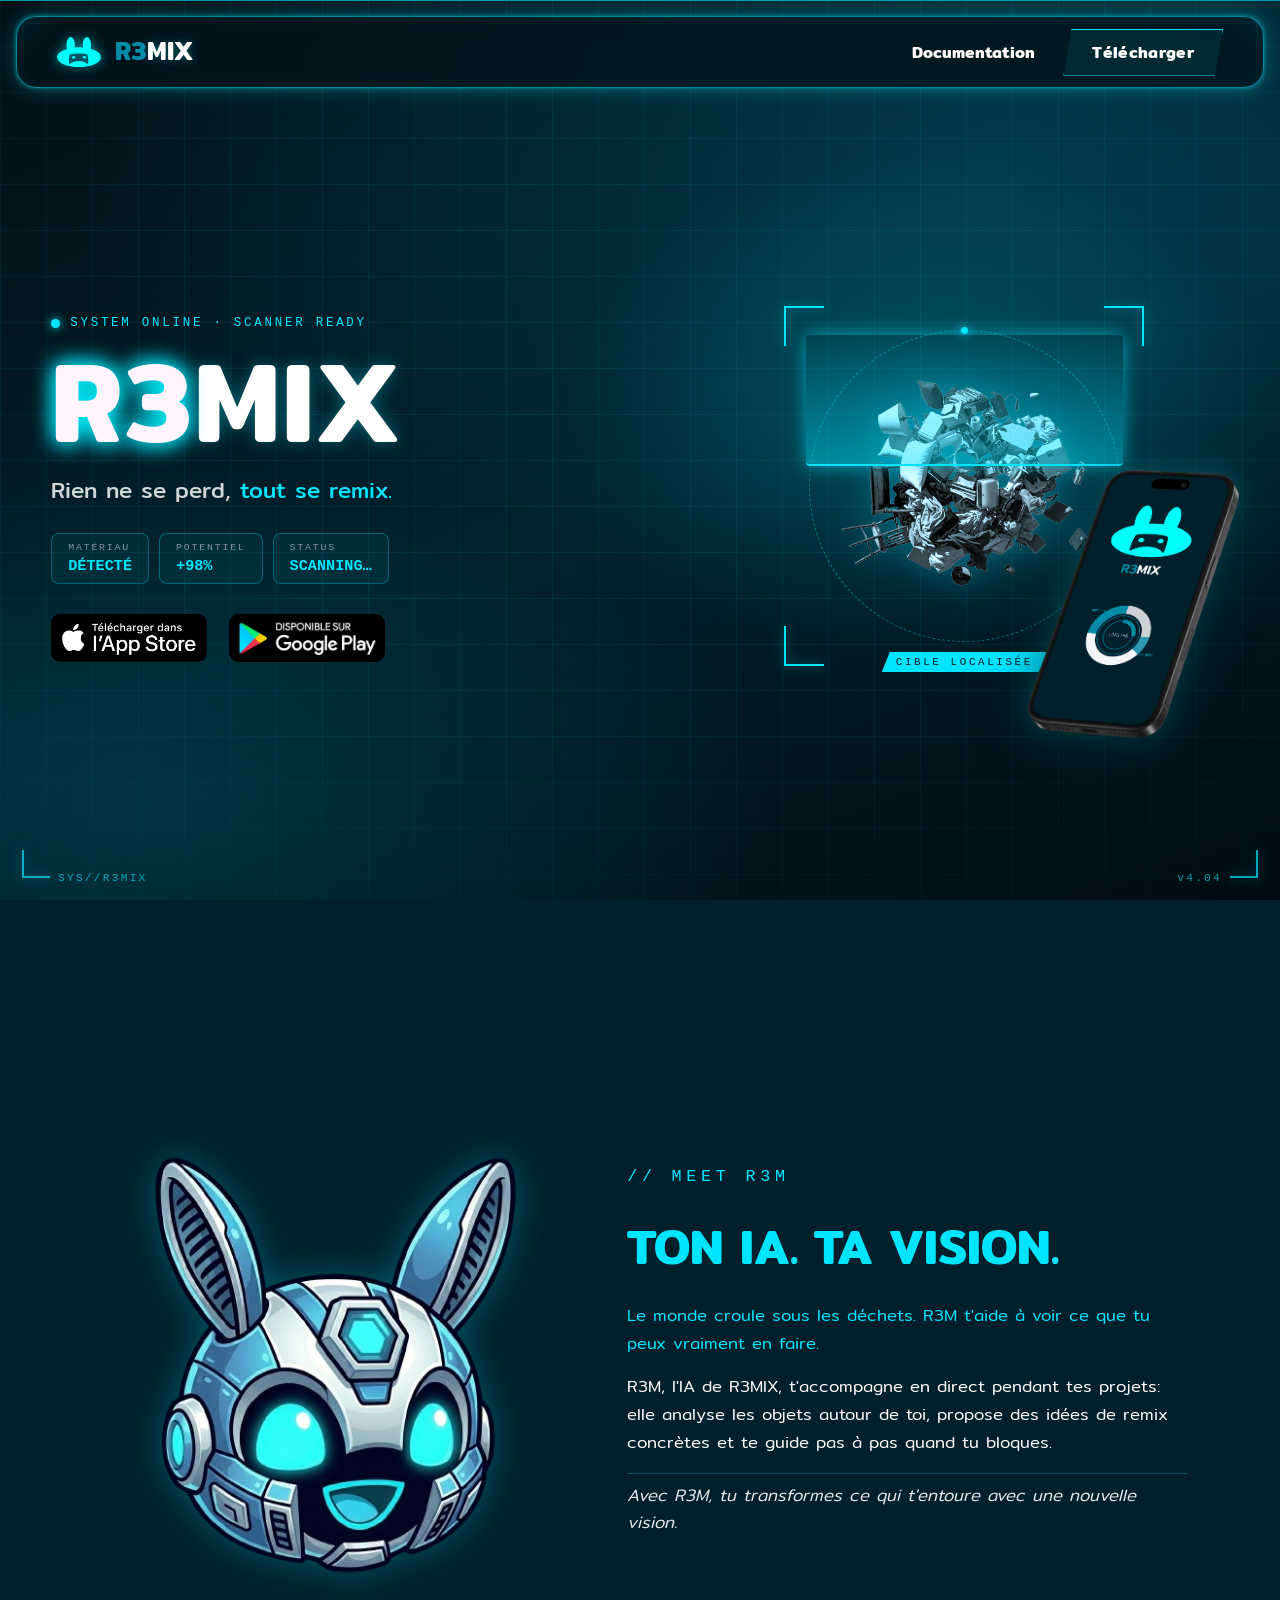
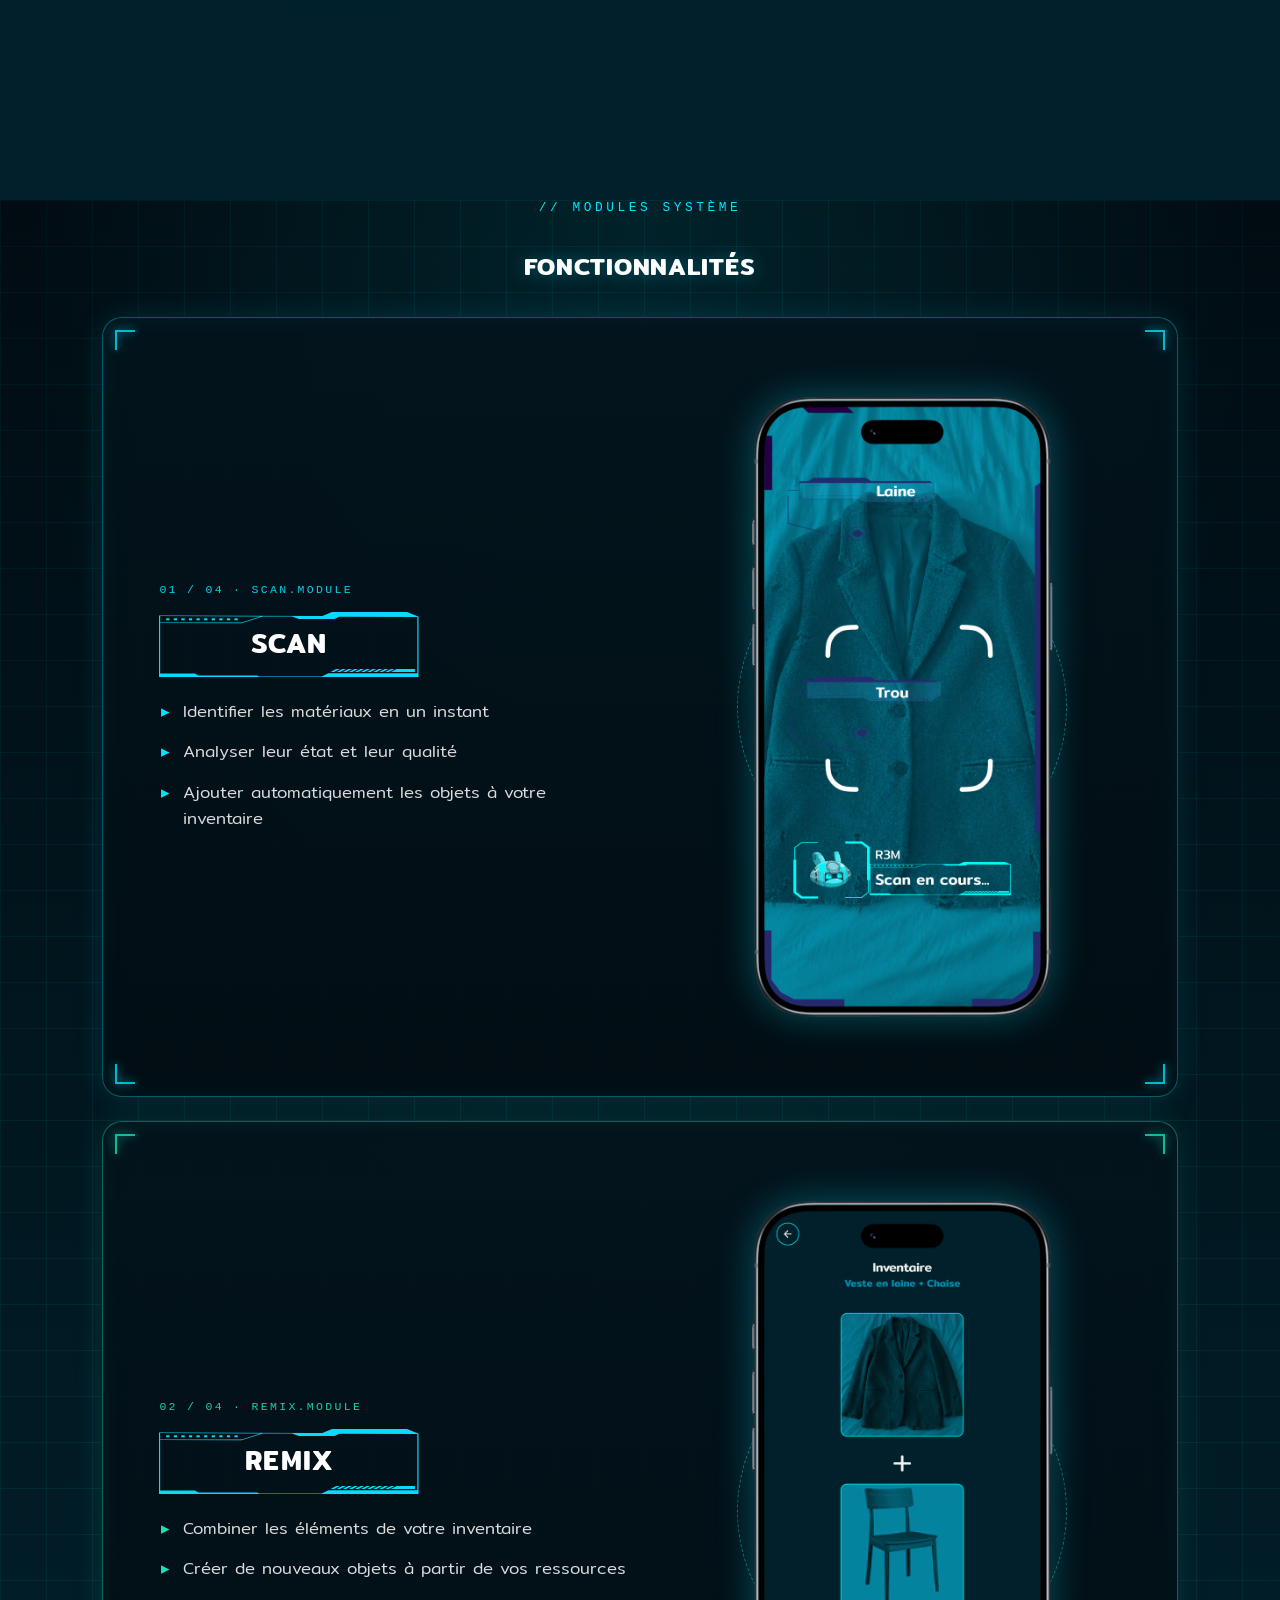
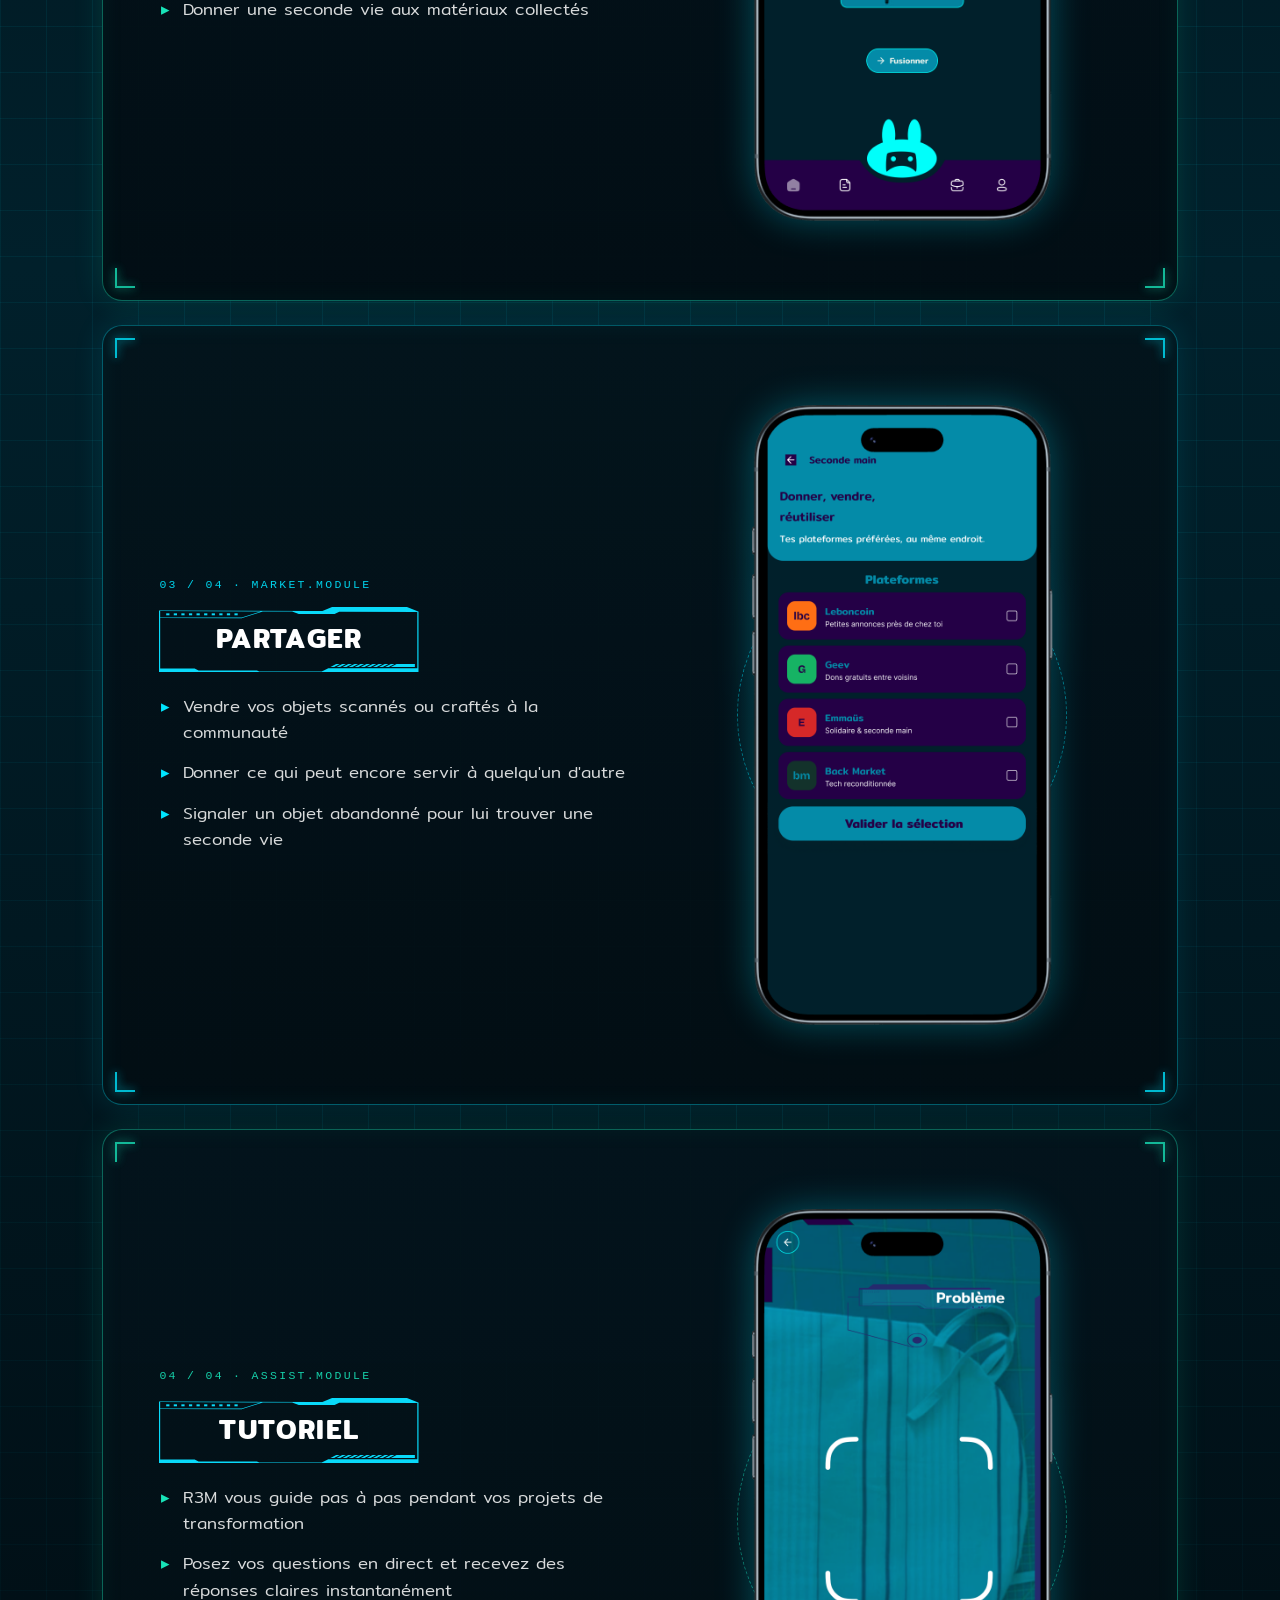
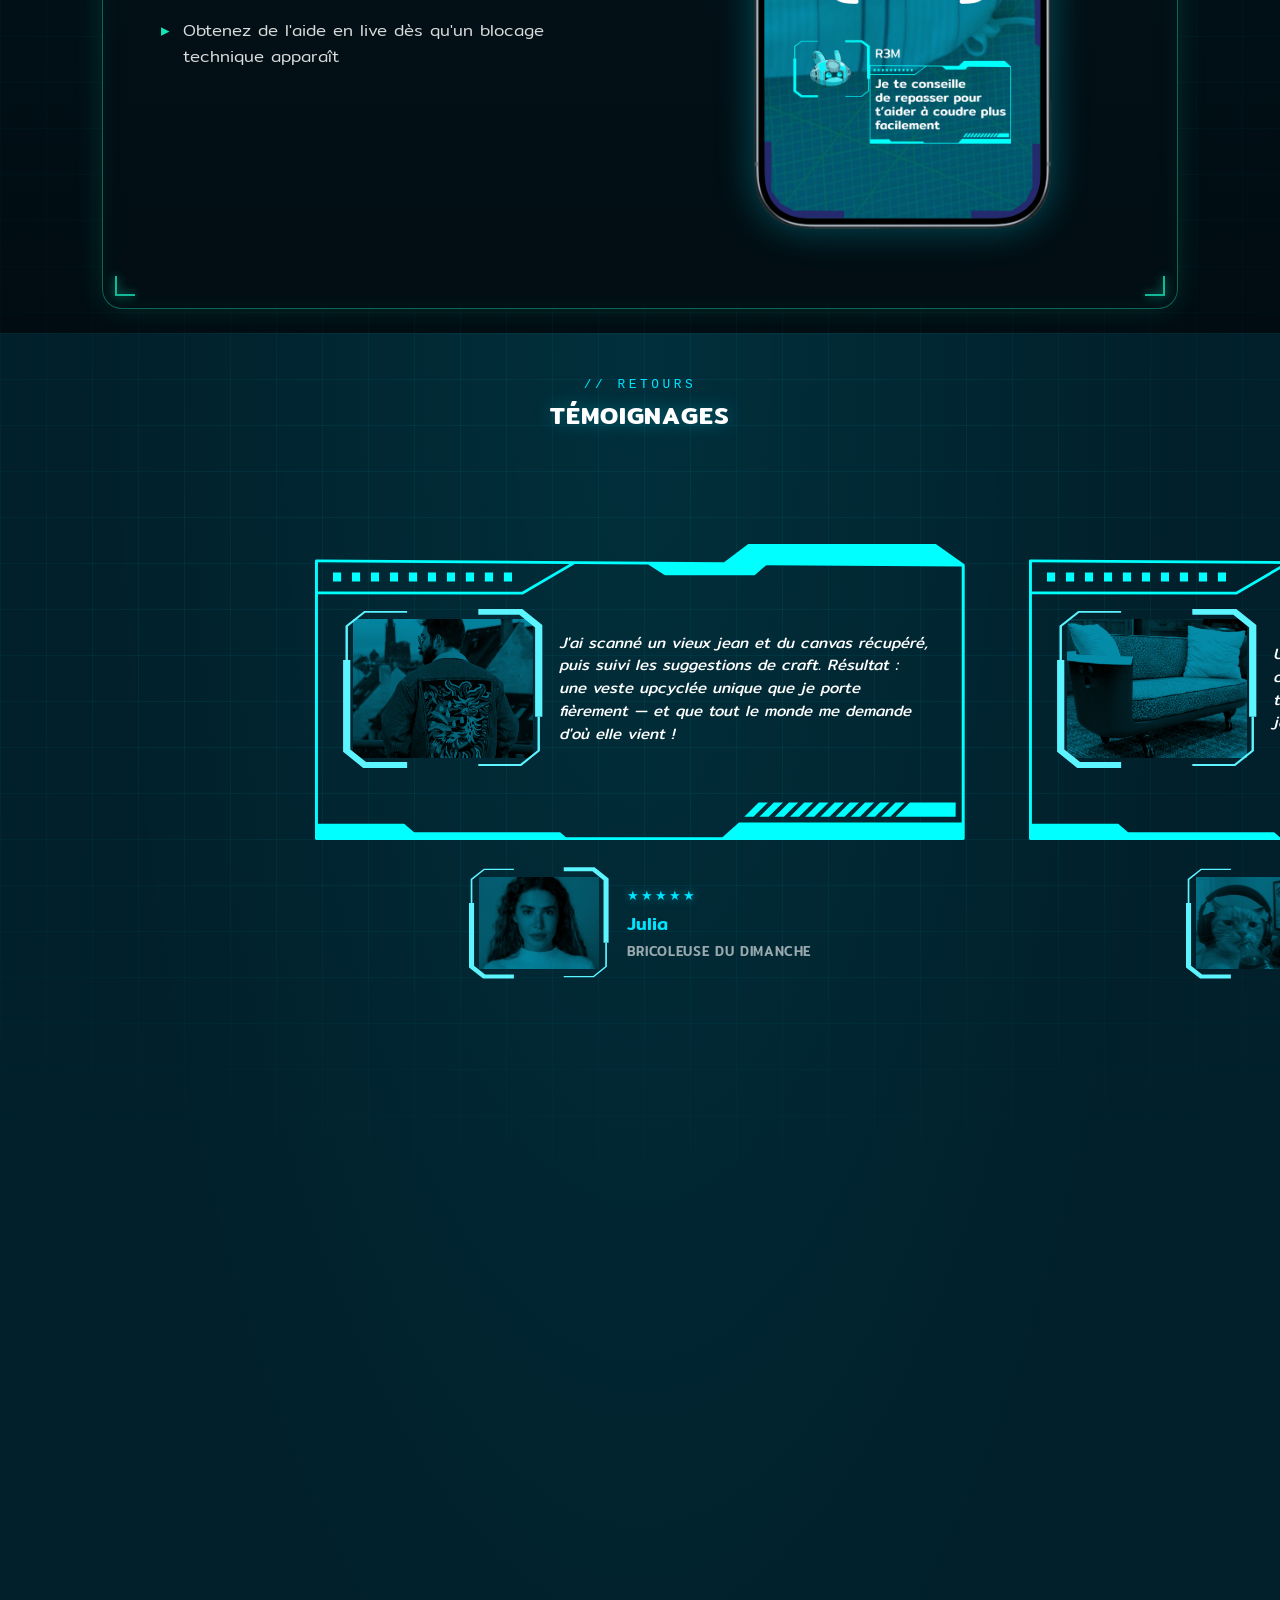
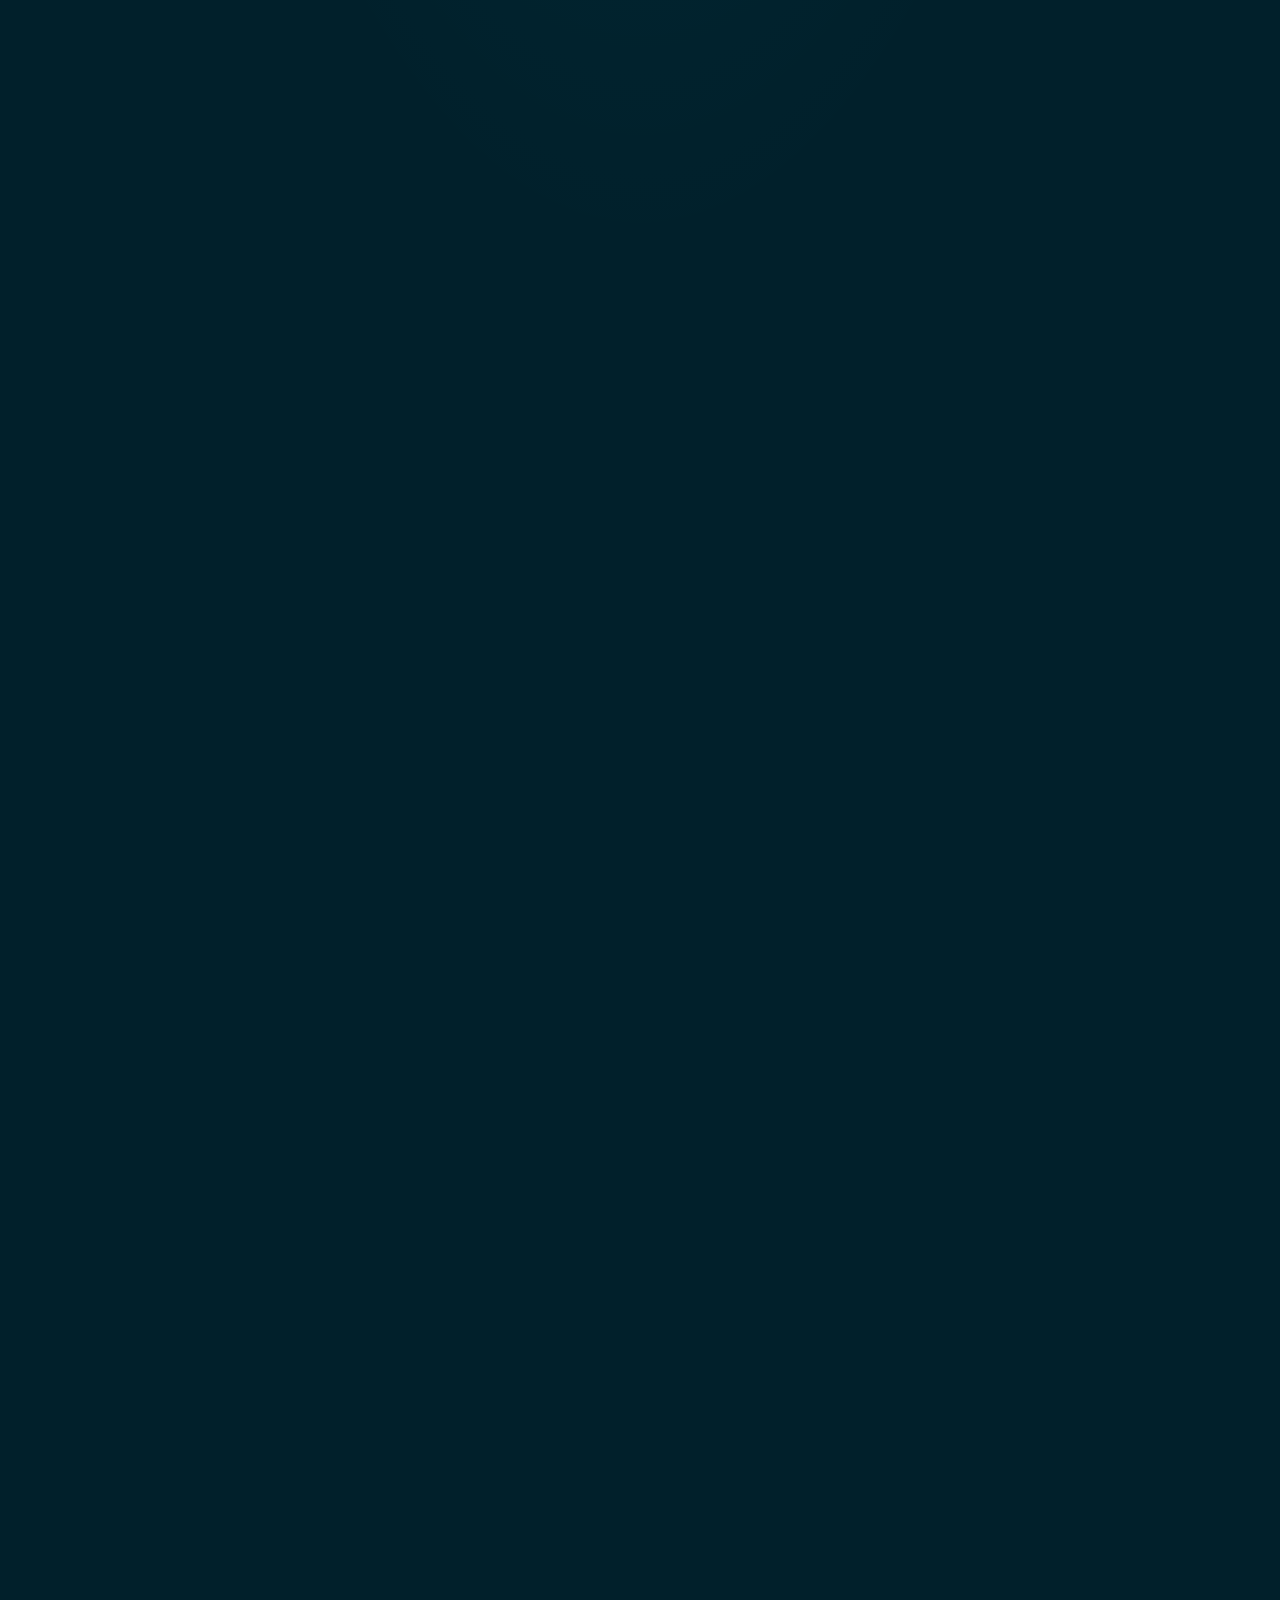
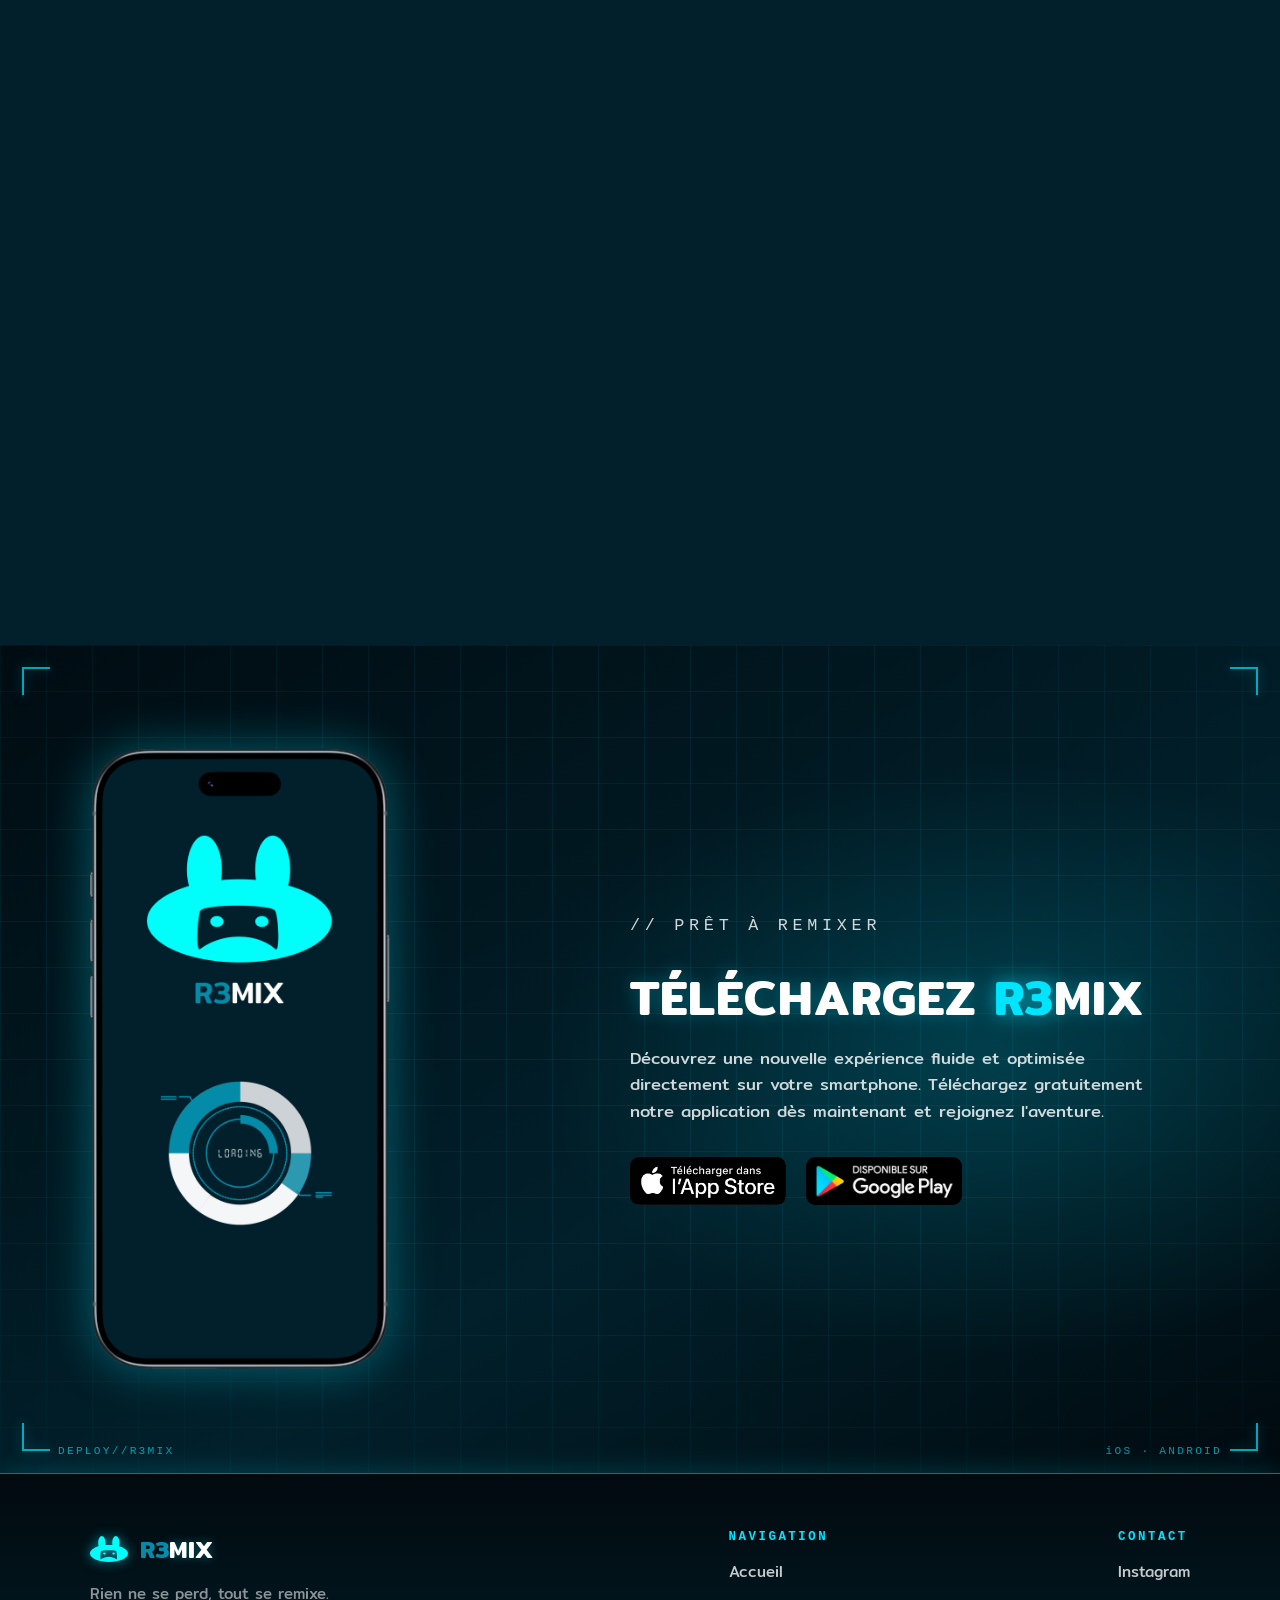
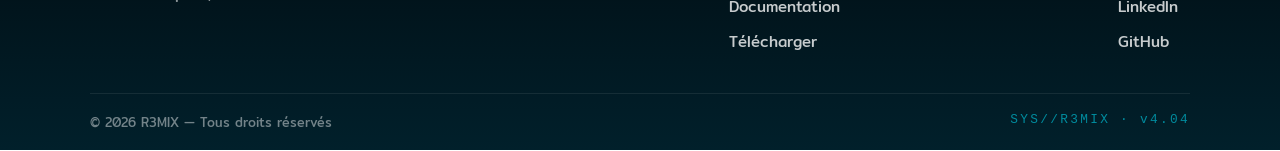
<file: index.html>
<!DOCTYPE html>
<html>

<head>
  <meta charset="utf-8" />
  <meta name="viewport" content="width=device-width" />
  <title>Projet - Page d'accueil</title>
  <link rel="icon" type="image/svg+xml" href="asset/logo/logo-edison.svg" />
  <link href="style.css" rel="stylesheet" type="text/css" />
  <link href="index.css" rel="stylesheet" type="text/css" />
  <script src="script.js" type="text/javascript"></script>
</head>

<body>

  <nav class="main-nav">
    <a href="#accueil" class="nav-logo">
      <img class="nav-logo-icon" src="asset/logo/logo-edison.svg" alt="">
      <span class="nav-logo-text"><span class="nav-logo-accent">R3</span>MIX</span>
    </a>
    <div class="nav-actions">
      <a href="doc.html" class="nav-link">Documentation</a>
      <a target="_blank"
        href="https://www.figma.com/proto/Yg1JPnP7CUxEsBsc0eBv6f/WASTE-404?node-id=6352-3486&t=ItSNBShxPA9ElTEq-1"
        class="nav-cta">Télécharger</a>
    </div>
  </nav>

  <header id="accueil">
    <div class="hero">
      <!-- Ambient cyber layers -->
      <div class="hero-grid" aria-hidden="true"></div>
      <div class="hero-glow" aria-hidden="true"></div>
      <div class="hero-scanline" aria-hidden="true"></div>

      <!-- HUD frame corners -->
      <div class="hud-frame" aria-hidden="true">
        <span class="hud-corner hud-corner--tl"></span>
        <span class="hud-corner hud-corner--tr"></span>
        <span class="hud-corner hud-corner--bl"></span>
        <span class="hud-corner hud-corner--br"></span>
        <span class="hud-tag hud-tag--left">SYS//R3MIX</span>
        <span class="hud-tag hud-tag--right">v4.04</span>
      </div>

      <div class="hero-inner">
        <!-- Left : HUD copy -->
        <div class="hero-copy">
          <p class="hero-status"><span class="status-dot"></span> SYSTEM ONLINE · SCANNER READY</p>
          <h1 class="hero-title">
            <span class="glitch accent" data-text="R3">R3</span><span class="hero-title-mix">MIX</span>
          </h1>
          <p class="hero-tagline">Rien ne se perd, <em>tout se remix.</em></p>

          <ul class="hero-readout" aria-hidden="true">
            <li><span>MATÉRIAU</span><b>DÉTECTÉ</b></li>
            <li><span>POTENTIEL</span><b>+98%</b></li>
            <li><span>STATUS</span><b class="blink">SCANNING…</b></li>
          </ul>

          <div class="hero-cta">
            <a href="#" class="btn-store">
              <img src="asset/home/badge-app-store.png" alt="Télécharger dans l'App Store">
            </a>
            <a href="#" class="btn-store">
              <img src="asset/home/badge-google-play.png" alt="Disponible sur Google Play">
            </a>
          </div>
        </div>

        <!-- Right : scan stage -->
        <div class="hero-stage">
          <div class="scan-target">
            <span class="reticle reticle--tl" aria-hidden="true"></span>
            <span class="reticle reticle--tr" aria-hidden="true"></span>
            <span class="reticle reticle--bl" aria-hidden="true"></span>
            <span class="reticle reticle--br" aria-hidden="true"></span>
            <span class="scan-ring" aria-hidden="true"></span>
            <span class="scan-beam" aria-hidden="true"></span>
            <span class="scan-crosshair" aria-hidden="true"></span>
            <img class="hero-edison color-effect" src="asset/home/objets.png" alt="Edison, la mascotte de R3MIX">
            <span class="scan-label" aria-hidden="true">CIBLE LOCALISÉE</span>
          </div>
          <img class="hero-bot" src="asset/Page-Accueil.PNG" alt="Aperçu de l'application R3MIX">
        </div>
      </div>
    </div>
  </header>

  <section id="Contexte" class="section contexte">
    <div class="container-glo">
      <img class="context-r3m-image" src="asset/home/hero-edison.png" alt="R3M, assistant IA de R3MIX">
      <div class="context-text">
        <p class="context-kicker">// MEET R3M</p>
        <h1>Ton IA. Ta vision.</h1>
        <p class="context-lead">Le monde croule sous les déchets. R3M t'aide à voir ce que tu peux vraiment en faire.
        </p>
        <p>R3M, l'IA de R3MIX, t'accompagne en direct pendant tes projets: elle analyse les objets autour de toi,
          propose des idées de remix concrètes et te guide pas à pas quand tu bloques.</p>
        <p class="context-tagline">Avec R3M, tu transformes ce qui t'entoure avec une nouvelle vision.</p>
      </div>
    </div>
  </section>

  <section id="Fonctionnalites" class="section fonctionnalites">
    <div class="hero-grid" aria-hidden="true"></div>
    <div class="conteneur">
      <p class="feat-kicker" aria-hidden="true">// MODULES SYSTÈME</p>
      <h1>Fonctionnalités</h1>
      <div class="sticky-feature feature-card feature-card--nuit">
        <span class="feat-corner feat-corner--tl" aria-hidden="true"></span>
        <span class="feat-corner feat-corner--tr" aria-hidden="true"></span>
        <span class="feat-corner feat-corner--bl" aria-hidden="true"></span>
        <span class="feat-corner feat-corner--br" aria-hidden="true"></span>
        <div class="conteneur-text">
          <span class="feat-index" aria-hidden="true">01 / 04 · SCAN.MODULE</span>
          <div class="feature-title">
            <h2>Scan</h2>
          </div>
          <div class="feature-description">
            <p>Identifier les matériaux en un instant</p>
            <p>Analyser leur état et leur qualité</p>
            <p>Ajouter automatiquement les objets à votre inventaire</p>
          </div>
        </div>
        <div class="conteneur-img">
          <span class="feat-reticle" aria-hidden="true"></span>
          <img src="asset/ScanDevantFinal.png" alt="Scan">
        </div>
      </div>

      <div class="sticky-feature feature-card feature-card--sarcelle">
        <span class="feat-corner feat-corner--tl" aria-hidden="true"></span>
        <span class="feat-corner feat-corner--tr" aria-hidden="true"></span>
        <span class="feat-corner feat-corner--bl" aria-hidden="true"></span>
        <span class="feat-corner feat-corner--br" aria-hidden="true"></span>
        <div class="conteneur-text">
          <span class="feat-index" aria-hidden="true">02 / 04 · REMIX.MODULE</span>
          <div class="feature-title">
            <h2>Remix</h2>
          </div>
          <div class="feature-description">
            <p>Combiner les éléments de votre inventaire</p>
            <p>Créer de nouveaux objets à partir de vos ressources</p>
            <p>Donner une seconde vie aux matériaux collectés</p>
          </div>
        </div>
        <div class="conteneur-img">
          <span class="feat-reticle" aria-hidden="true"></span>
          <img src="asset/Craft-Inventaire.png" alt="Remix">
        </div>
      </div>

      <div class="sticky-feature feature-card feature-card--nuit">
        <span class="feat-corner feat-corner--tl" aria-hidden="true"></span>
        <span class="feat-corner feat-corner--tr" aria-hidden="true"></span>
        <span class="feat-corner feat-corner--bl" aria-hidden="true"></span>
        <span class="feat-corner feat-corner--br" aria-hidden="true"></span>
        <div class="conteneur-text">
          <span class="feat-index" aria-hidden="true">03 / 04 · MARKET.MODULE</span>
          <div class="feature-title">
            <h2>Partager</h2>
          </div>
          <div class="feature-description">
            <p>Vendre vos objets scannés ou craftés à la communauté</p>
            <p>Donner ce qui peut encore servir à quelqu'un d'autre</p>
            <p>Signaler un objet abandonné pour lui trouver une seconde vie</p>
          </div>
        </div>
        <div class="conteneur-img">
          <span class="feat-reticle" aria-hidden="true"></span>
          <img src="asset/home/feature-sell.png" alt="Vendre">
        </div>
      </div>

      <div class="sticky-feature feature-card feature-card--sarcelle">
        <span class="feat-corner feat-corner--tl" aria-hidden="true"></span>
        <span class="feat-corner feat-corner--tr" aria-hidden="true"></span>
        <span class="feat-corner feat-corner--bl" aria-hidden="true"></span>
        <span class="feat-corner feat-corner--br" aria-hidden="true"></span>
        <div class="conteneur-text">
          <span class="feat-index" aria-hidden="true">04 / 04 · ASSIST.MODULE</span>
          <div class="feature-title">
            <h2>Tutoriel</h2>
          </div>
          <div class="feature-description">
            <p>R3M vous guide pas à pas pendant vos projets de transformation</p>
            <p>Posez vos questions en direct et recevez des réponses claires instantanément</p>
            <p>Obtenez de l'aide en live dès qu'un blocage technique apparaît</p>
          </div>
        </div>
        <div class="conteneur-img">
          <span class="feat-reticle" aria-hidden="true"></span>
          <img src="asset/TutoFinal (1).png" alt="Assistant IA R3M en direct">
        </div>
      </div>

    </div>
  </section>

  <section id="Temoignages">
    <div class="testimonials-scroll">
      <div class="testimonials-sticky">
        <div class="testimonials-head">
          <p class="testi-kicker" aria-hidden="true">// RETOURS</p>
          <h1>Témoignages</h1>
        </div>
        <div class="testimonials-track">
          <article>
            <div class="testimonial-text">
              <div class="testimonial-photo color-effect">
                <img src="asset/testimonials/veste-jean.jpg" alt="Veste en jean upcyclée">
              </div>
              <p>J'ai scanné un vieux jean et du canvas récupéré, puis suivi les suggestions de craft. Résultat : une
                veste upcyclée unique que je porte fièrement — et que tout le monde me demande d'où elle vient !</p>
            </div>
            <div class="testimonial-author">
              <div class="testimonial-photo color-effect">
                <img class="avatar" src="asset/testimonials/avatar-julia.avif" alt="Julia">
              </div>
              <div class="Deplacement">
                <h4>Julia</h4>
                <h6>Bricoleuse du dimanche</h6>
              </div>
            </div>
          </article>
          <article>
            <div class="testimonial-text">
              <div class="testimonial-photo color-effect">
                <img src="asset/testimonials/baignoire-canape.jpg" alt="Canapé upcyclé à partir d'une baignoire">
              </div>
              <p>Une vieille baignoire traînait dans mon garage depuis des mois. Grâce au craft de R3MIX, je l'ai
                transformée en canapé design. Mon salon n'a jamais été aussi original !</p>
            </div>
            <div class="testimonial-author">
              <div class="testimonial-photo color-effect">
                <img class="avatar" src="asset/testimonials/avatar-amelie.jpg" alt="Amélie">
              </div>
              <div class="Deplacement">
                <h4>Amélie</h4>
                <h6>Passionnée d'upcycling</h6>
              </div>
            </div>
          </article>
          <article>
            <div class="testimonial-text">
              <div class="testimonial-photo color-effect">
                <img src="asset/testimonials/table-baril.webp" alt="Table basse upcyclée à partir d'un baril métal">
              </div>
              <p>J'ai scanné un baril métal rouillé que personne ne voulait, suivi le tuto craft, et créé cette table
                basse. Je l'ai revendue en quelques jours — R3MIX m'a fait gagner de l'argent sur un déchet !</p>
            </div>
            <div class="testimonial-author">
              <div class="testimonial-photo color-effect">
                <img class="avatar" src="asset/testimonials/avatar-lucas.png" alt="Lucas">
              </div>
              <div class="Deplacement">
                <h4>Lucas</h4>
                <h6>Vendeur occasionnel</h6>
              </div>
            </div>
          </article>
        </div>
      </div>
    </div>
  </section>

  <section id="download-section">
    <div class="hero-grid" aria-hidden="true"></div>
    <div class="hud-frame" aria-hidden="true">
      <span class="hud-corner hud-corner--tl"></span>
      <span class="hud-corner hud-corner--tr"></span>
      <span class="hud-corner hud-corner--bl"></span>
      <span class="hud-corner hud-corner--br"></span>
      <span class="hud-tag hud-tag--left">DEPLOY//R3MIX</span>
      <span class="hud-tag hud-tag--right">iOS · ANDROID</span>
    </div>
    <div class="download-container">

      <div class="download-image">
        <span class="download-glow" aria-hidden="true"></span>
        <img src="asset/Accueil-Telechargement.PNG" alt="R3MIX">
      </div>

      <div class="download-content">
        <p class="download-kicker" aria-hidden="true">// PRÊT À REMIXER</p>
        <h2>Téléchargez <span class="download-accent">R3</span>MIX</h2>
        <p>Découvrez une nouvelle expérience fluide et optimisée directement sur votre smartphone. Téléchargez
          gratuitement notre application dès maintenant et rejoignez l'aventure.</p>

        <div class="download-buttons">
          <a href="#" class="btn-store">
            <img src="asset/home/badge-app-store.png" alt="Télécharger dans l'App Store">
          </a>

          <a href="#" class="btn-store">
            <img src="asset/home/badge-google-play.png" alt="Disponible sur Google Play">
          </a>
        </div>
      </div>

    </div>
  </section>



  <footer class="site-footer">
    <div class="footer-inner">
      <div class="footer-brand">
        <a href="#accueil" class="footer-logo">
          <img class="footer-logo-icon" src="asset/logo/logo-edison.svg" alt="">
          <span class="footer-logo-text"><span class="footer-accent">R3</span>MIX</span>
        </a>
        <p class="footer-tagline">Rien ne se perd, tout se remixe.</p>
      </div>

      <nav class="footer-col" aria-label="Navigation">
        <h3>Navigation</h3>
        <a href="index.html#accueil">Accueil</a>
        <a href="doc.html">Documentation</a>
        <a target="_blank"
          href="https://www.figma.com/proto/Yg1JPnP7CUxEsBsc0eBv6f/WASTE-404?node-id=6352-3486&t=ItSNBShxPA9ElTEq-1">Télécharger</a>
      </nav>

      <div class="footer-col">
        <h3>Contact</h3>
        <div class="footer-socials">
          <a href="#">Instagram</a>
          <a href="#">LinkedIn</a>
          <a href="#">GitHub</a>
        </div>
      </div>
    </div>

    <div class="footer-bottom">
      <span>© 2026 R3MIX — Tous droits réservés</span>
      <span class="footer-sys" aria-hidden="true">SYS//R3MIX · v4.04</span>
    </div>
  </footer>


</body>

</html>
</file>
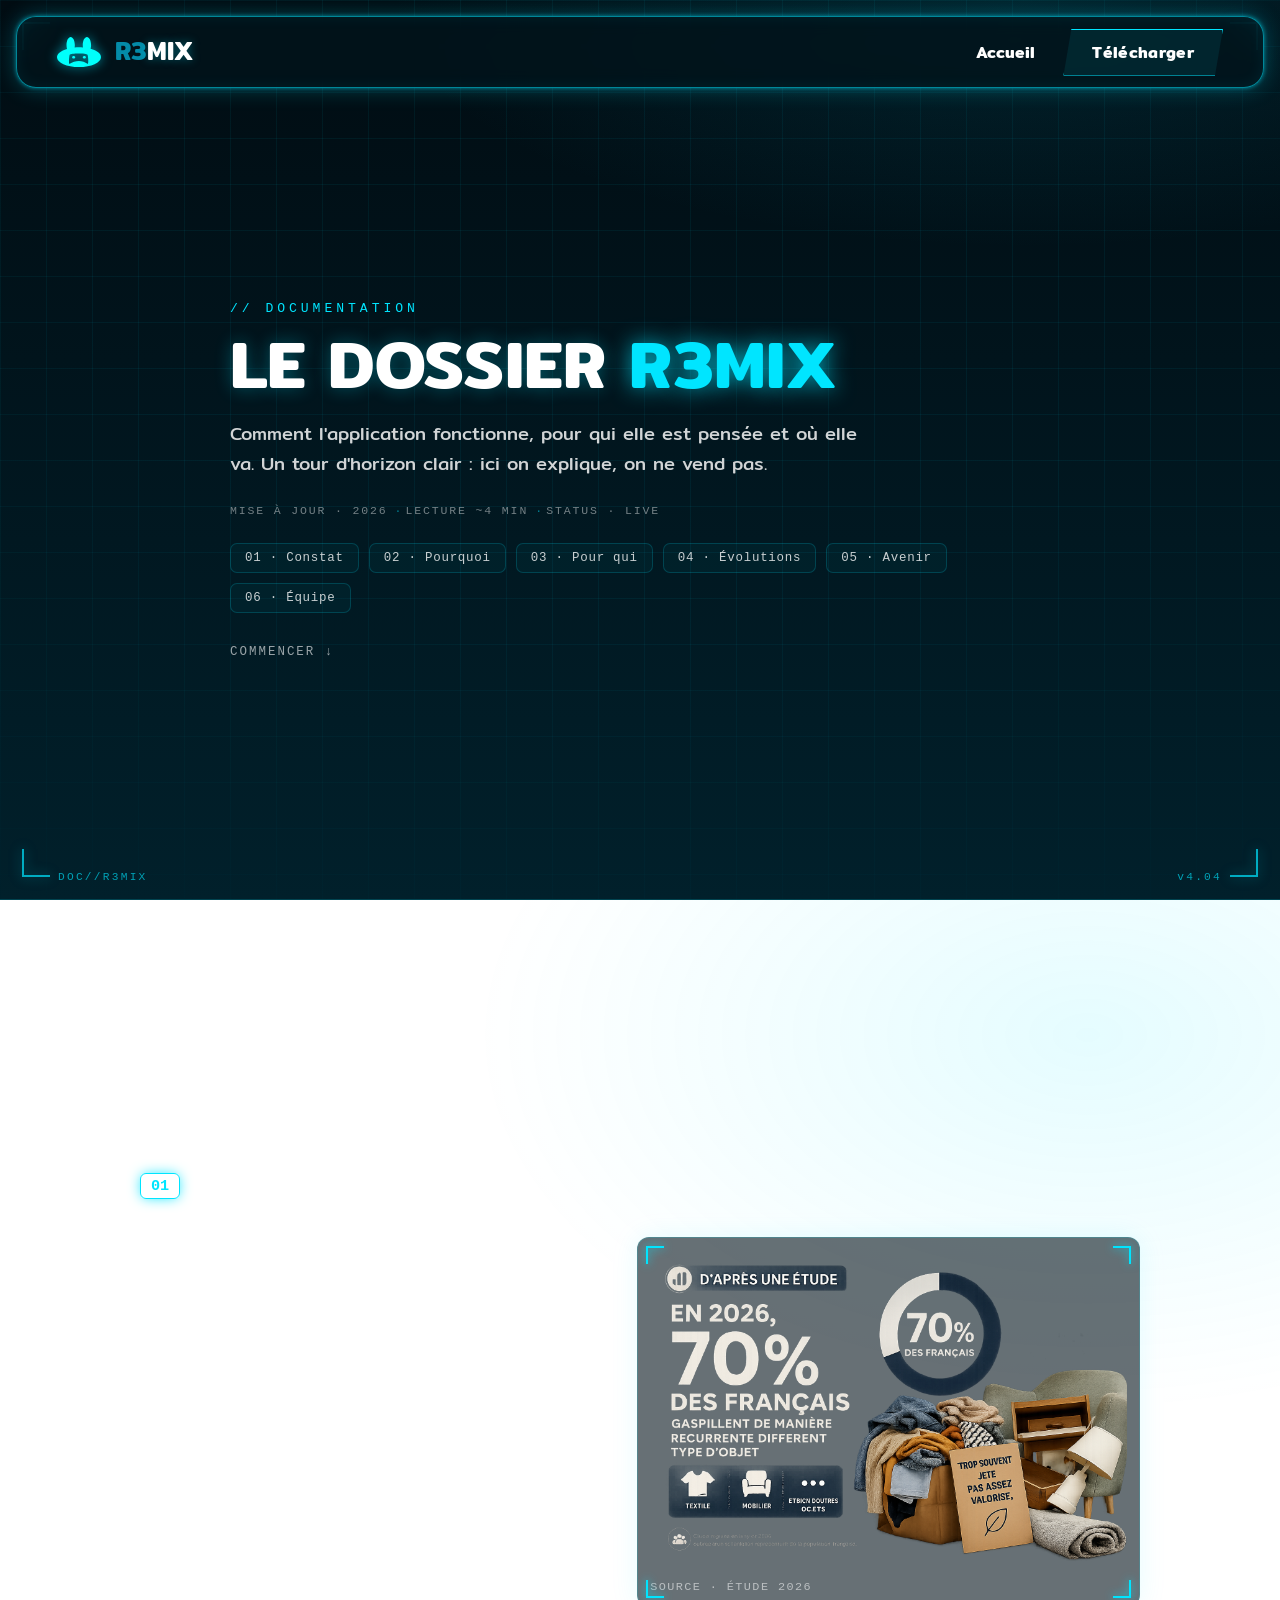
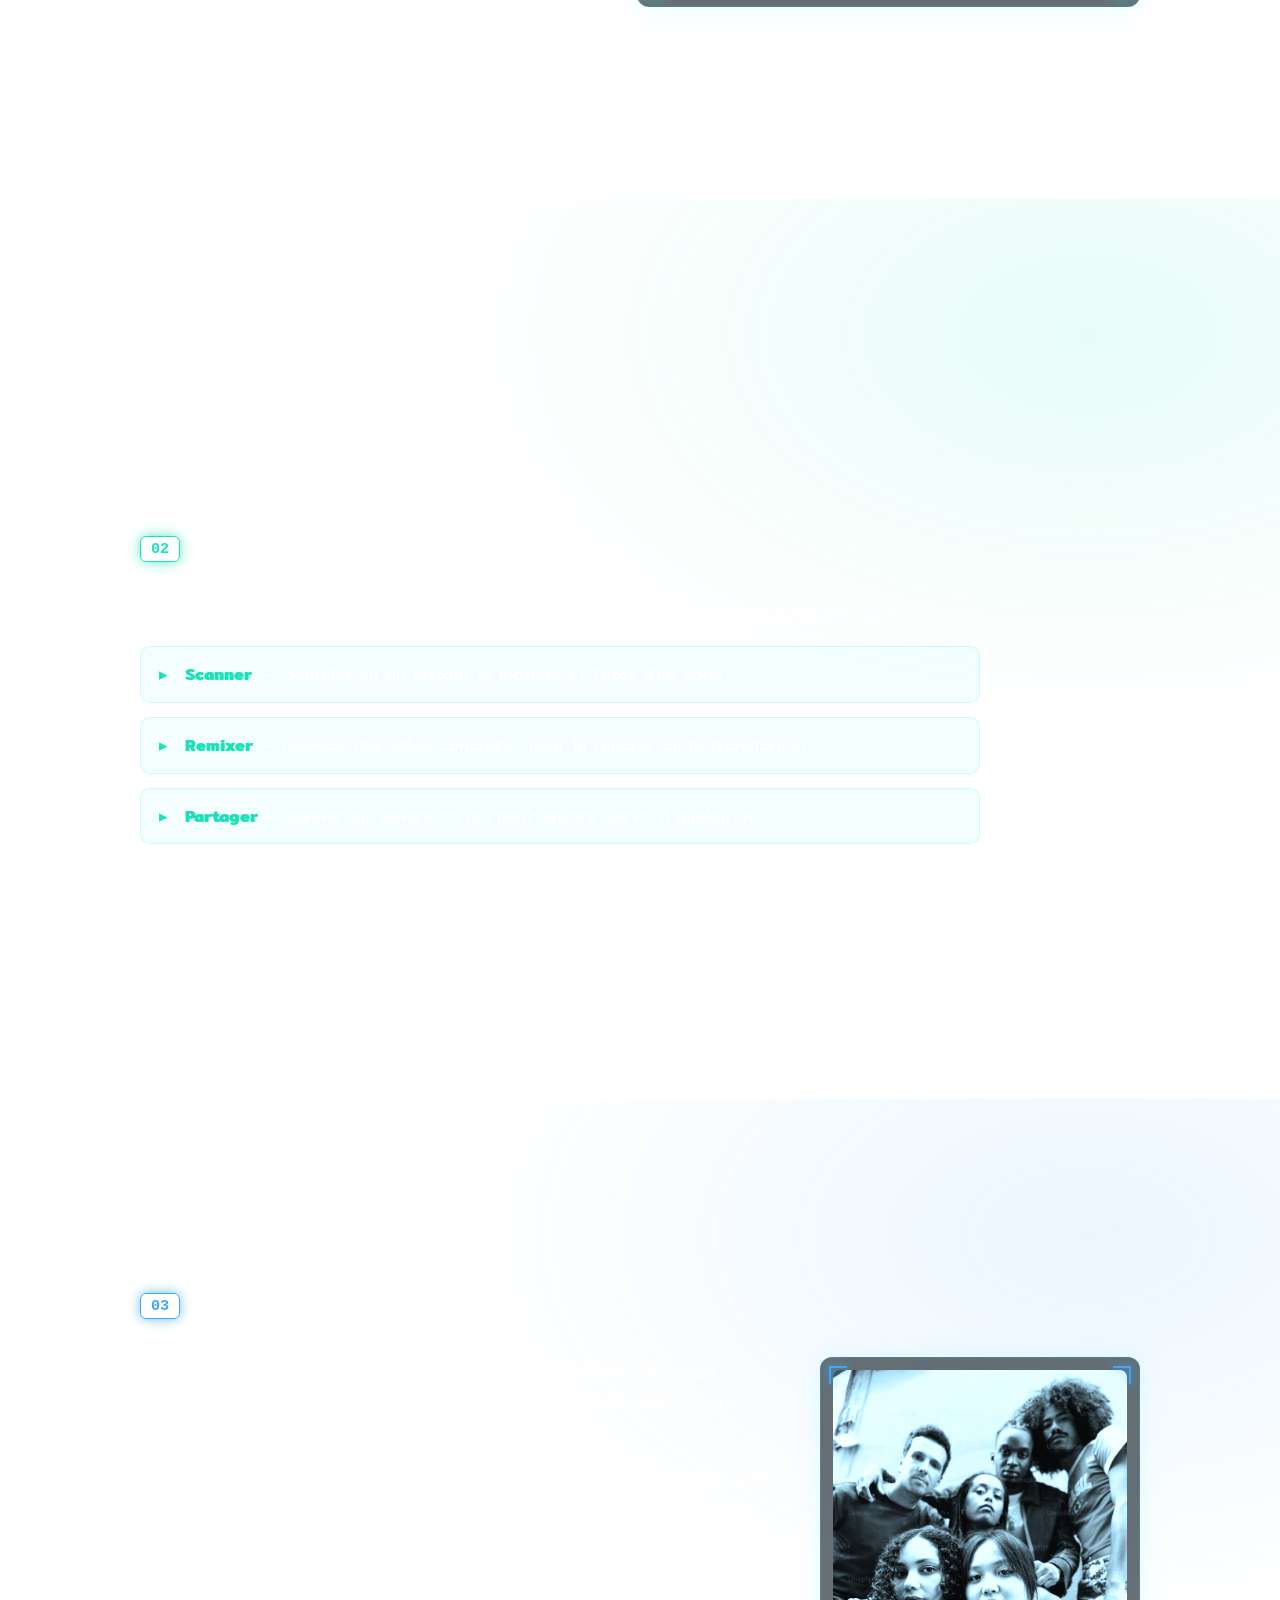
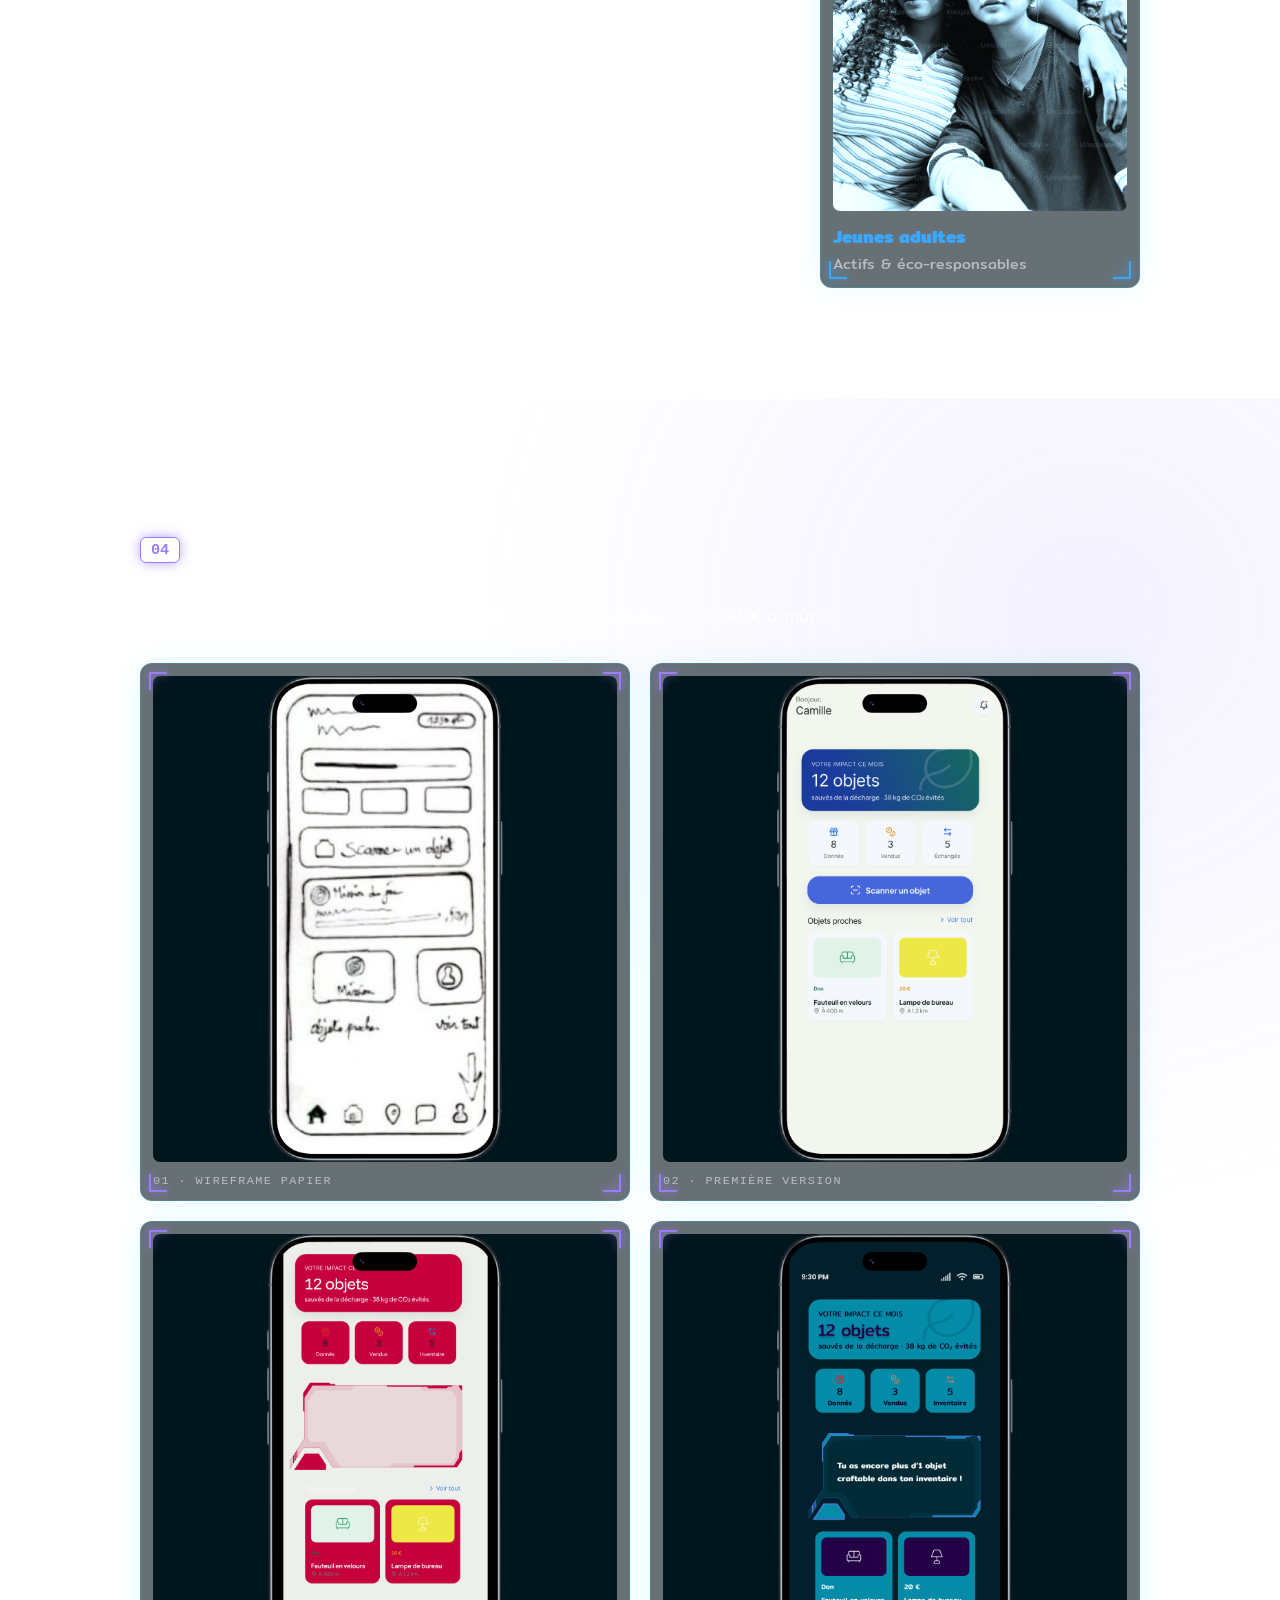
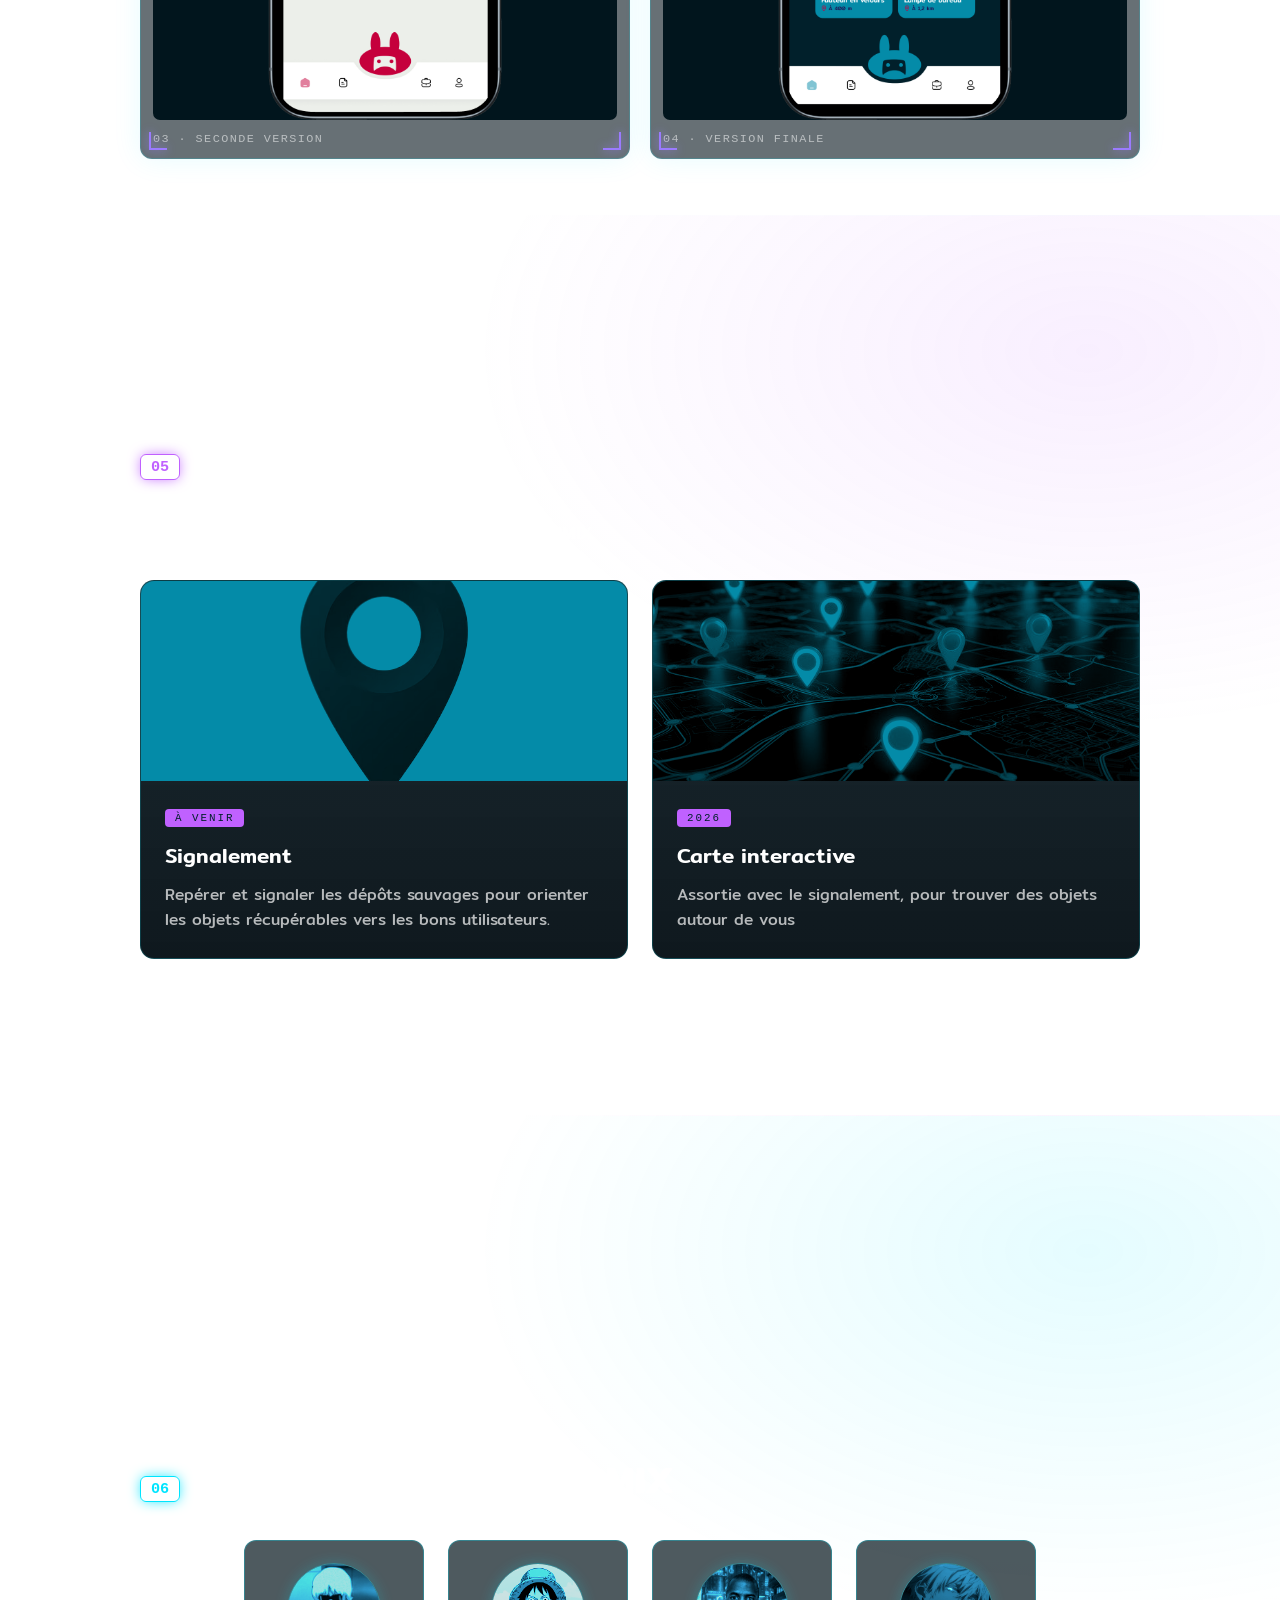
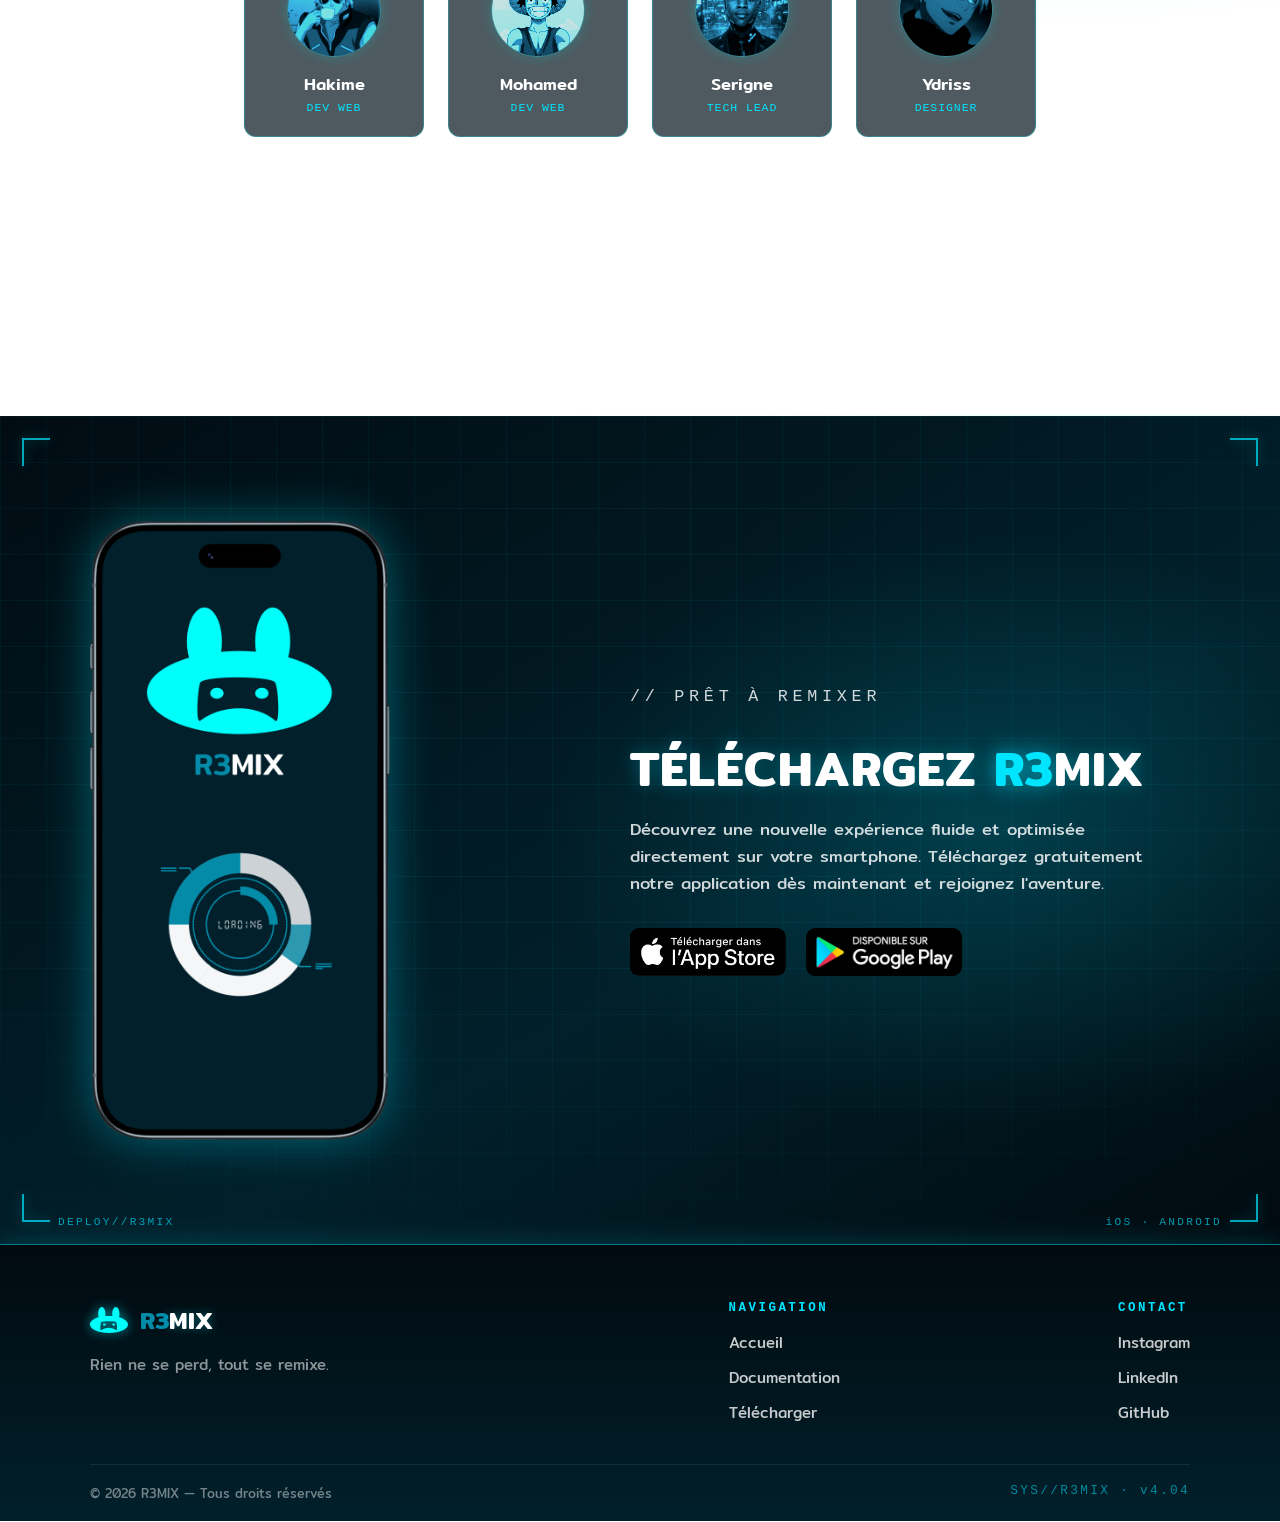
<file: doc.html>
<!DOCTYPE html>
<html>

<head>
  <meta charset="utf-8" />
  <meta name="viewport" content="width=device-width" />
  <title>Projet - Documentation</title>
  <link rel="icon" type="image/svg+xml" href="asset/logo/logo-edison.svg" />
  <link href="style.css" rel="stylesheet" type="text/css" />
  <link href="doc.css" rel="stylesheet" type="text/css" />
</head>

<body>
  <nav class="main-nav">
    <a href="index.html#accueil" class="nav-logo">
      <img class="nav-logo-icon" src="asset/logo/logo-edison.svg" alt="">
      <span class="nav-logo-text"><span class="nav-logo-accent">R3</span>MIX</span>
    </a>
    <div class="nav-actions">
      <a href="index.html" class="nav-link">Accueil</a>
      <a target="_blank"
        href="https://www.figma.com/proto/Yg1JPnP7CUxEsBsc0eBv6f/WASTE-404?node-id=6352-3486&t=ItSNBShxPA9ElTEq-1"
        class="nav-cta">Télécharger</a>
    </div>
  </nav>

  <header class="doc-header">
    <div class="hero-grid" aria-hidden="true"></div>
    <div class="hud-frame" aria-hidden="true">
      <span class="hud-corner hud-corner--tl"></span>
      <span class="hud-corner hud-corner--tr"></span>
      <span class="hud-corner hud-corner--bl"></span>
      <span class="hud-corner hud-corner--br"></span>
      <span class="hud-tag hud-tag--left">DOC//R3MIX</span>
      <span class="hud-tag hud-tag--right">v4.04</span>
    </div>

    <div class="doc-header-inner">
      <div class="doc-intro">
        <p class="doc-eyebrow">// DOCUMENTATION</p>
        <h1>Le dossier <span class="accent">R3MIX</span></h1>
        <p class="doc-lead">Comment l'application fonctionne, pour qui elle est pensée et où elle va. Un tour d'horizon
          clair&nbsp;: ici on explique, on ne vend pas.</p>
        <div class="doc-meta" aria-hidden="true">
          <span>MISE À JOUR · 2026</span>
          <span>LECTURE ~4 MIN</span>
          <span>STATUS · LIVE</span>
        </div>
        <nav class="doc-toc" aria-label="Sommaire">
          <a href="#constat">01&nbsp;· Constat</a>
          <a href="#pourquoi">02&nbsp;· Pourquoi</a>
          <a href="#pour-qui">03&nbsp;· Pour qui</a>
          <a href="#evolutions">04&nbsp;· Évolutions</a>
          <a href="#avenir">05&nbsp;· Avenir</a>
          <a href="#equipe">06&nbsp;· Équipe</a>
        </nav>
        <a href="#constat" class="doc-scroll" aria-hidden="true">Commencer ↓</a>
      </div>
    </div>
  </header>

  <main class="doc-main">

    <article class="doc-section" id="constat">
      <header class="doc-section-head">
        <span class="doc-num">01</span>
        <h2>Le constat</h2>
      </header>
      <div class="doc-body doc-body--split">
        <div class="doc-text-col">
          <p class="doc-text">Chaque année, des millions d'objets encore utilisables sont jetés. Pour lutter contre ce
            gaspillage, R3MIX facilite le don, la revente et le recyclage des textiles, meubles et objets du quotidien.
          </p>
          <p class="doc-text">L'idée est simple&nbsp;: redonner une seconde vie à ce qui ne sert plus, sans effort et
            sans culpabilité. On scanne, l'app propose, on agit.</p>
        </div>
        <figure class="doc-figure">
          <span class="doc-frame-corner doc-frame-corner--tl" aria-hidden="true"></span>
          <span class="doc-frame-corner doc-frame-corner--tr" aria-hidden="true"></span>
          <span class="doc-frame-corner doc-frame-corner--bl" aria-hidden="true"></span>
          <span class="doc-frame-corner doc-frame-corner--br" aria-hidden="true"></span>
          <img src="asset/doc/header-context.png" alt="Étude : 70% des Français gaspillent">
          <figcaption>Source · étude 2026</figcaption>
        </figure>
      </div>
    </article>

    <article class="doc-section" id="pourquoi">
      <header class="doc-section-head">
        <span class="doc-num">02</span>
        <h2>Pourquoi R3MIX&nbsp;?</h2>
      </header>
      <div class="doc-body">
        <p class="doc-text">Parce que jeter est devenu un réflexe. R3MIX transforme ce réflexe en trois gestes
          utiles&nbsp;:</p>
        <ul class="doc-list">
          <li><strong>Scanner</strong> — identifier en un instant la matière et l'état d'un objet.</li>
          <li><strong>Remixer</strong> — recevoir des idées concrètes pour le réparer ou le transformer.</li>
          <li><strong>Partager</strong> — donner ou vendre ce qui peut encore servir à quelqu'un.</li>
        </ul>
      </div>
    </article>

    <article class="doc-section" id="pour-qui">
      <header class="doc-section-head">
        <span class="doc-num">03</span>
        <h2>Pour qui&nbsp;?</h2>
      </header>
      <div class="doc-body doc-body--split">
        <div class="doc-text-col">
          <p class="doc-text">R3MIX s'adresse à celles et ceux qui veulent consommer autrement&nbsp;: bricoleurs,
            créatifs, ou simplement curieux de donner du sens à leurs objets.</p>
          <p class="doc-text">Notre persona type&nbsp;: une jeune active éco-responsable, à l'aise avec son téléphone,
            qui n'a ni le temps ni les outils d'un atelier, mais beaucoup d'envie.</p>
        </div>
        <figure class="doc-figure doc-figure--persona color-effect">
          <span class="doc-frame-corner doc-frame-corner--tl" aria-hidden="true"></span>
          <span class="doc-frame-corner doc-frame-corner--tr" aria-hidden="true"></span>
          <span class="doc-frame-corner doc-frame-corner--bl" aria-hidden="true"></span>
          <span class="doc-frame-corner doc-frame-corner--br" aria-hidden="true"></span>
          <img src="asset/Jeunes-Adultes.png" alt="Photo-Jeunes-Adultes">
          <figcaption><strong>Jeunes adultes</strong>Actifs & éco-responsables</figcaption>
        </figure>
      </div>
    </article>

    <article class="doc-section" id="evolutions">
      <header class="doc-section-head">
        <span class="doc-num">04</span>
        <h2>Évolutions</h2>
      </header>
      <p class="doc-text doc-text--intro">Du croquis papier à l'interface finale, voici comment le design de R3MIX a
        mûri.</p>
      <div class="doc-gallery">
        <figure class="doc-figure">
          <span class="doc-frame-corner doc-frame-corner--tl" aria-hidden="true"></span>
          <span class="doc-frame-corner doc-frame-corner--tr" aria-hidden="true"></span>
          <span class="doc-frame-corner doc-frame-corner--bl" aria-hidden="true"></span>
          <span class="doc-frame-corner doc-frame-corner--br" aria-hidden="true"></span>
          <img src="asset/doc/wireframe.png" alt="Wireframe papier">
          <figcaption>01 · Wireframe papier</figcaption>
        </figure>
        <figure class="doc-figure">
          <span class="doc-frame-corner doc-frame-corner--tl" aria-hidden="true"></span>
          <span class="doc-frame-corner doc-frame-corner--tr" aria-hidden="true"></span>
          <span class="doc-frame-corner doc-frame-corner--bl" aria-hidden="true"></span>
          <span class="doc-frame-corner doc-frame-corner--br" aria-hidden="true"></span>
          <img src="asset/doc/phase1-accueil.png" alt="Première version claire">
          <figcaption>02 · Première version</figcaption>
        </figure>
        <figure class="doc-figure">
          <span class="doc-frame-corner doc-frame-corner--tl" aria-hidden="true"></span>
          <span class="doc-frame-corner doc-frame-corner--tr" aria-hidden="true"></span>
          <span class="doc-frame-corner doc-frame-corner--bl" aria-hidden="true"></span>
          <span class="doc-frame-corner doc-frame-corner--br" aria-hidden="true"></span>
          <img src="asset/Phase2_EcranAccueil.png" alt="Version non définitive">
          <figcaption>03 · Seconde version</figcaption>
        </figure>
        <figure class="doc-figure">
          <span class="doc-frame-corner doc-frame-corner--tl" aria-hidden="true"></span>
          <span class="doc-frame-corner doc-frame-corner--tr" aria-hidden="true"></span>
          <span class="doc-frame-corner doc-frame-corner--bl" aria-hidden="true"></span>
          <span class="doc-frame-corner doc-frame-corner--br" aria-hidden="true"></span>
          <img src="asset/doc/accueil-final.png" alt="Version sombre finale">
          <figcaption>04 · Version finale</figcaption>
        </figure>
      </div>
    </article>

    <article class="doc-section" id="avenir">
      <header class="doc-section-head">
        <span class="doc-num">05</span>
        <h2>Avenir</h2>
      </header>
      <p class="doc-text doc-text--intro">Ce qui arrive dans les prochaines versions de R3MIX.</p>
      <div class="doc-roadmap">
        <article class="doc-card">
          <div class="doc-card-media color-effect">
            <img src="asset/Signalement.png" alt=" Fonctionnalité de signalement">
          </div>
          <div class="doc-card-body">
            <span class="doc-card-tag">À VENIR</span>
            <h3>Signalement</h3>
            <p>Repérer et signaler les dépôts sauvages pour orienter les objets récupérables vers les bons utilisateurs.
            </p>
          </div>
        </article>
        <article class="doc-card">
          <div class="doc-card-media color-effect">
            <img src="asset/Map-interactive.png" alt="Développement de l'application">
          </div>
          <div class="doc-card-body">
            <span class="doc-card-tag">2026</span>
            <h3>Carte interactive</h3>
            <p>Assortie avec le signalement, pour trouver des objets autour de vous
            </p>
          </div>
        </article>
      </div>
    </article>

    <article class="doc-section" id="equipe">
      <header class="doc-section-head">
        <span class="doc-num">06</span>
        <h2>L'équipe derrière R3MIX</h2>
      </header>
      <div class="team-grid">
        <div class="team-card">
          <div class="team-photo color-effect">
            <img src="asset/team/hakime.png" alt="Hakime">
          </div>
          <h4>Hakime</h4>
          <p class="team-role">Dev web</p>
        </div>
        <div class="team-card">
          <div class="team-photo color-effect">
            <img src="asset/team/mohamed.png" alt="Mohamed">
          </div>
          <h4>Mohamed</h4>
          <p class="team-role">Dev web</p>
        </div>
        <div class="team-card">
          <div class="team-photo color-effect">
            <img src="asset/team/serigne.png" alt="Serigne">
          </div>
          <h4>Serigne</h4>
          <p class="team-role">Tech lead</p>
        </div>
        <div class="team-card">
          <div class="team-photo color-effect">
            <img src="asset/team/ydriss.jpg" alt="Ydriss">
          </div>
          <h4>Ydriss</h4>
          <p class="team-role">Designer</p>
        </div>

      </div>
    </article>


    <section id="download-section">
      <div class="hero-grid" aria-hidden="true"></div>
      <div class="hud-frame" aria-hidden="true">
        <span class="hud-corner hud-corner--tl"></span>
        <span class="hud-corner hud-corner--tr"></span>
        <span class="hud-corner hud-corner--bl"></span>
        <span class="hud-corner hud-corner--br"></span>
        <span class="hud-tag hud-tag--left">DEPLOY//R3MIX</span>
        <span class="hud-tag hud-tag--right">iOS · ANDROID</span>
      </div>
      <div class="download-container">

        <div class="download-image">
          <span class="download-glow" aria-hidden="true"></span>
          <img src="asset/Accueil-Telechargement.PNG" alt="R3MIX">
        </div>

        <div class="download-content">
          <p class="download-kicker" aria-hidden="true">// PRÊT À REMIXER</p>
          <h2>Téléchargez <span class="download-accent">R3</span>MIX</h2>
          <p>Découvrez une nouvelle expérience fluide et optimisée directement sur votre smartphone. Téléchargez
            gratuitement notre application dès maintenant et rejoignez l'aventure.</p>

          <div class="download-buttons">
            <a href="#" class="btn-store">
              <img src="asset/home/badge-app-store.png" alt="Télécharger dans l'App Store">
            </a>

            <a href="#" class="btn-store">
              <img src="asset/home/badge-google-play.png" alt="Disponible sur Google Play">
            </a>
          </div>
        </div>

      </div>
    </section>


  </main>

  <footer class="site-footer">
    <div class="footer-inner">
      <div class="footer-brand">
        <a href="index.html#accueil" class="footer-logo">
          <img class="footer-logo-icon" src="asset/logo/logo-edison.svg" alt="">
          <span class="footer-logo-text"><span class="footer-accent">R3</span>MIX</span>
        </a>
        <p class="footer-tagline">Rien ne se perd, tout se remixe.</p>
      </div>

      <nav class="footer-col" aria-label="Navigation">
        <h3>Navigation</h3>
        <a href="index.html#accueil">Accueil</a>
        <a href="doc.html">Documentation</a>
        <a target="_blank"
          href="https://www.figma.com/proto/Yg1JPnP7CUxEsBsc0eBv6f/WASTE-404?node-id=6352-3486&t=ItSNBShxPA9ElTEq-1">Télécharger</a>
      </nav>

      <div class="footer-col">
        <h3>Contact</h3>
        <div class="footer-socials">
          <a href="#">Instagram</a>
          <a href="#">LinkedIn</a>
          <a href="#">GitHub</a>
        </div>
      </div>
    </div>

    <div class="footer-bottom">
      <span>© 2026 R3MIX — Tous droits réservés</span>
      <span class="footer-sys" aria-hidden="true">SYS//R3MIX · v4.04</span>
    </div>
  </footer>

</body>

</html>
</file>
<file: style.css>
@import url('https://fonts.googleapis.com/css2?family=Mitr:wght@400;500;600&display=swap');

:root {
  --font-title: "Mitr", sans-serif;
  --font-title-weight-medium: 500;
  --font-title-weight-semibold: 600;
  --Dark-Amethyst: #240046;
  --bleu-sarcelle: #048BA8;
  --bleu-nuit: #01202B;
  --blanc: #FFF;
  --cyan-neon: #00E5FF;
  --nav-height: 72px;
  --section-height: calc(100vh - var(--nav-height));
  --section-title-margin-top: 32px;
  --section-title-margin-bottom: 32px;
}

html {
  height: 100%;
  width: 100%;
  scroll-behavior: smooth;
  scroll-padding-top: var(--nav-height);
}

body {
  margin: 0;
  padding: 0;
  font-family: var(--font-title);
}

h1,
h2 {
  font-family: var(--font-title);
  font-weight: var(--font-title-weight-semibold);
}

h3,
h4,
h5,
h6 {
  font-family: var(--font-title);
  font-weight: var(--font-title-weight-medium);
}

/* NAVBAR (commun index + doc) */
.main-nav {
  position: fixed;
  top: 16px;
  left: 16px;
  right: 16px;
  z-index: 1000;
  height: var(--nav-height);
  background: rgba(2, 20, 28, 0.82);
  -webkit-backdrop-filter: blur(10px);
  backdrop-filter: blur(10px);
  border: 1.5px solid rgba(0, 229, 255, 0.55);
  border-radius: 20px;
  display: flex;
  justify-content: space-between;
  align-items: center;
  gap: 32px;
  padding: 0 40px;
  box-sizing: border-box;
  box-shadow: 0 0 22px rgba(0, 229, 255, 0.28), 0 0 4px rgba(0, 229, 255, 0.5),
    inset 0 0 16px rgba(0, 229, 255, 0.07);
}

.nav-logo {
  display: flex;
  align-items: center;
  gap: 14px;
  text-decoration: none;
  flex-shrink: 0;
}

.nav-logo-icon {
  width: 44px;
  height: auto;
  display: block;
  filter: drop-shadow(0 0 6px rgba(0, 229, 255, 0.6));
  transition: filter 0.3s ease;
}

.nav-logo-text {
  font-size: 1.6rem;
  font-weight: 600;
  line-height: 1;
  color: var(--blanc);
  letter-spacing: 0.01em;
  text-shadow: 0 0 10px rgba(0, 229, 255, 0.35);
}

.nav-logo-accent {
  color: var(--bleu-sarcelle);
  text-shadow: none;
}

.nav-logo:hover .nav-logo-icon {
  filter: drop-shadow(0 0 12px rgba(0, 229, 255, 0.9));
}

.nav-actions {
  display: flex;
  align-items: center;
  gap: 28px;
  margin-left: auto;
}

.nav-link {
  text-decoration: none;
  color: white;
  font-size: 1rem;
  font-weight: 600;
  transition: opacity 0.25s ease;
}

.nav-link:hover {
  text-decoration: underline;
  text-underline-offset: 4px;
  text-decoration-color: var(--cyan-neon);
}

.nav-cta {
  text-decoration: none;
  color: var(--blanc);
  font-size: 1rem;
  font-weight: 600;
  letter-spacing: 0.02em;
  padding: 10px 28px;
  border: 1px solid var(--cyan-neon);
  background: rgba(0, 229, 255, 0.08);
  clip-path: polygon(8px 0, 100% 0, calc(100% - 8px) 100%, 0 100%);
  transition: background 0.25s ease, box-shadow 0.25s ease, transform 0.25s ease;
  flex-shrink: 0;
}

.nav-cta:hover {
  background: rgba(0, 229, 255, 0.2);
  box-shadow: 0 0 20px rgba(0, 229, 255, 0.35), inset 0 0 12px rgba(0, 229, 255, 0.1);
  transform: translateY(-1px);
}

/* ============================================================
   FOOTER — partagé (index + doc)
   ============================================================ */
.site-footer {
  --hud-mono: ui-monospace, "SFMono-Regular", Menlo, "Consolas", monospace;
  position: relative;
  background: linear-gradient(180deg, #010a0f 0%, var(--bleu-nuit) 100%);
  border-top: 1px solid rgba(0, 229, 255, 0.45);
  box-shadow: 0 -1px 24px rgba(0, 229, 255, 0.18);
  color: var(--blanc);
  padding: 56px 40px 0;
}

.footer-inner {
  max-width: 1100px;
  margin: 0 auto;
  display: flex;
  flex-wrap: wrap;
  justify-content: space-between;
  gap: 40px;
  padding-bottom: 40px;
}

.footer-brand { flex: 1 1 280px; max-width: 360px; }

.footer-logo {
  display: inline-flex;
  align-items: center;
  gap: 12px;
  text-decoration: none;
}
.footer-logo-icon {
  width: 38px;
  height: auto;
  display: block;
  filter: drop-shadow(0 0 6px rgba(0, 229, 255, 0.6));
}
.footer-logo-text {
  font-size: 1.5rem;
  font-weight: 600;
  color: var(--blanc);
  text-shadow: 0 0 10px rgba(0, 229, 255, 0.35);
}
.footer-accent { color: var(--bleu-sarcelle); text-shadow: none; }

.footer-tagline {
  margin: 14px 0 0;
  font-size: 0.95rem;
  line-height: 1.5;
  color: rgba(255, 255, 255, 0.55);
}

.footer-col {
  display: flex;
  flex-direction: column;
  gap: 12px;
}
.footer-col h3 {
  margin: 0 0 4px;
  font-family: var(--hud-mono);
  font-size: 0.78rem;
  font-weight: 600;
  letter-spacing: 0.2em;
  text-transform: uppercase;
  color: var(--cyan-neon);
}
.footer-col a,
.footer-socials a {
  color: rgba(255, 255, 255, 0.78);
  text-decoration: none;
  font-size: 0.95rem;
  transition: color 0.25s ease, transform 0.25s ease;
}
.footer-col a:hover,
.footer-socials a:hover {
  color: var(--cyan-neon);
  transform: translateX(3px);
}
.footer-socials { display: flex; flex-direction: column; gap: 12px; }

.footer-bottom {
  max-width: 1100px;
  margin: 0 auto;
  padding: 18px 0;
  border-top: 1px solid rgba(255, 255, 255, 0.08);
  display: flex;
  flex-wrap: wrap;
  justify-content: space-between;
  gap: 8px;
  font-size: 0.8rem;
  color: rgba(255, 255, 255, 0.45);
}
.footer-sys {
  font-family: var(--hud-mono);
  letter-spacing: 0.18em;
  color: rgba(0, 229, 255, 0.55);
}

@media (max-width: 768px) {
  .site-footer { padding: 44px 24px 0; }
  .footer-inner { gap: 32px; }
  .footer-bottom { justify-content: center; text-align: center; }
}
</file>
<file: index.css>
/* Le code CSS spécifique à la page d'accueil */

:root {
  --hero-box: #09DAFA;
}

/* ============================================================
   HERO — Scanner interface (cyber HUD)
   ============================================================ */

:root {
  --hud-mono: ui-monospace, "SFMono-Regular", Menlo, "Consolas", monospace;
}

header {
  position: relative;
  height: var(--section-height);
  background:
    radial-gradient(120% 90% at 78% 18%, rgba(4, 139, 168, 0.28), transparent 60%),
    radial-gradient(90% 70% at 12% 90%, rgba(0, 229, 255, 0.12), transparent 55%),
    linear-gradient(160deg, #021016 0%, var(--bleu-nuit) 55%, #010c12 100%);
  overflow: hidden;
  height: 100vh;
}

.hero {
  position: relative;
  height: 100%;
  width: 100%;
  display: flex;
  align-items: center;
  justify-content: center;
  box-sizing: border-box;
}

/* --- Ambient layers --- */
.hero-grid {
  position: absolute;
  inset: 0;
  background-image:
    linear-gradient(rgba(0, 229, 255, 0.07) 1px, transparent 1px),
    linear-gradient(90deg, rgba(0, 229, 255, 0.07) 1px, transparent 1px);
  background-size: 46px 46px;
  -webkit-mask-image: radial-gradient(120% 100% at 50% 40%, #000 35%, transparent 85%);
  mask-image: radial-gradient(120% 100% at 50% 40%, #000 35%, transparent 85%);
  animation: grid-drift 18s linear infinite;
  pointer-events: none;
}

.hero-glow {
  position: absolute;
  inset: 0;
  background: radial-gradient(40% 40% at 72% 45%, rgba(0, 229, 255, 0.18), transparent 70%);
  pointer-events: none;
}

.hero-scanline {
  position: absolute;
  left: 0;
  right: 0;
  height: 180px;
  top: -180px;
  background: linear-gradient(to bottom, transparent, rgba(0, 229, 255, 0.12) 60%, rgba(0, 229, 255, 0.28));
  border-bottom: 1px solid rgba(0, 229, 255, 0.6);
  animation: hero-sweep 6s linear infinite;
  pointer-events: none;
  z-index: 1;
}

/* --- HUD frame --- */
.hud-frame {
  position: absolute;
  inset: 22px;
  pointer-events: none;
  z-index: 3;
}

.hud-corner {
  position: absolute;
  width: 26px;
  height: 26px;
  border: 2px solid rgba(0, 229, 255, 0.7);
  filter: drop-shadow(0 0 6px rgba(0, 229, 255, 0.5));
}

.hud-corner--tl {
  top: 0;
  left: 0;
  border-right: 0;
  border-bottom: 0;
}

.hud-corner--tr {
  top: 0;
  right: 0;
  border-left: 0;
  border-bottom: 0;
}

.hud-corner--bl {
  bottom: 0;
  left: 0;
  border-right: 0;
  border-top: 0;
}

.hud-corner--br {
  bottom: 0;
  right: 0;
  border-left: 0;
  border-top: 0;
}

.hud-tag {
  position: absolute;
  bottom: -6px;
  font-family: var(--hud-mono);
  font-size: 0.7rem;
  letter-spacing: 0.2em;
  color: rgba(0, 229, 255, 0.65);
}

.hud-tag--left {
  left: 36px;
}

.hud-tag--right {
  right: 36px;
}

/* --- Layout --- */
.hero-inner {
  position: relative;
  z-index: 2;
  width: min(1180px, 92vw);
  display: grid;
  grid-template-columns: 1.05fr 0.95fr;
  align-items: center;
  gap: clamp(24px, 5vw, 72px);
  padding-top: var(--nav-height);
}

/* --- Left copy --- */
.hero-copy {
  color: var(--blanc);
}

.hero-status {
  display: inline-flex;
  align-items: center;
  gap: 10px;
  margin: 0 0 18px;
  font-family: var(--hud-mono);
  font-size: 0.78rem;
  letter-spacing: 0.22em;
  color: var(--cyan-neon);
  text-transform: uppercase;
}

.status-dot {
  width: 9px;
  height: 9px;
  border-radius: 50%;
  background: var(--cyan-neon);
  box-shadow: 0 0 10px var(--cyan-neon);
  animation: blink 1.4s steps(1) infinite;
}

.hero-title {
  margin: 0;
  font-size: clamp(3rem, 9vw, 7rem);
  line-height: 0.95;
  text-transform: uppercase;
  letter-spacing: 0.02em;
  color: var(--blanc);
  text-shadow: 0 0 18px rgba(0, 229, 255, 0.35);
}

.hero-title .accent {
  color: var(--cyan-neon);
  text-shadow: 0 0 22px rgba(0, 229, 255, 0.7);
}

.hero-title .glitch {
  position: relative;
  display: inline-block;
}

.hero-title .glitch::before,
.hero-title .glitch::after {
  content: attr(data-text);
  position: absolute;
  inset: 0;
  pointer-events: none;
}

.hero-title .glitch::before {
  color: #ff2e88;
  mix-blend-mode: screen;
  animation: glitch-x 3.4s steps(2) infinite;
}

.hero-title .glitch::after {
  color: var(--bleu-sarcelle);
  mix-blend-mode: screen;
  animation: glitch-y 2.7s steps(2) infinite reverse;
}

.hero-tagline {
  margin: 18px 0 26px;
  font-size: clamp(1.05rem, 2vw, 1.4rem);
  color: rgba(255, 255, 255, 0.82);
}

.hero-tagline em {
  color: var(--cyan-neon);
  font-style: normal;
}

.hero-readout {
  list-style: none;
  display: flex;
  flex-wrap: wrap;
  gap: 10px;
  margin: 0 0 30px;
  padding: 0;
}

.hero-readout li {
  display: flex;
  flex-direction: column;
  gap: 4px;
  padding: 8px 16px;
  border: 1px solid rgba(0, 229, 255, 0.3);
  border-radius: 8px;
  background: rgba(0, 229, 255, 0.05);
  font-family: var(--hud-mono);
}

.hero-readout span {
  font-size: 0.62rem;
  letter-spacing: 0.18em;
  color: rgba(255, 255, 255, 0.5);
}

.hero-readout b {
  font-size: 0.95rem;
  color: var(--cyan-neon);
}

.hero-readout .blink {
  animation: blink 1s steps(1) infinite;
}

.hero-cta {
  display: flex;
  align-items: center;
  gap: 22px;
  flex-wrap: wrap;
}

.hero-ghost {
  text-decoration: none;
  color: var(--blanc);
  font-weight: 600;
  font-size: 1rem;
  border-bottom: 1px solid transparent;
  transition: color 0.25s ease, border-color 0.25s ease;
}

.hero-ghost:hover {
  color: var(--cyan-neon);
  border-color: var(--cyan-neon);
}

/* --- Right scan stage --- */
.hero-stage {
  position: relative;
  display: flex;
  align-items: center;
  justify-content: center;
}

.scan-target {
  position: relative;
  width: min(360px, 34vw);
  aspect-ratio: 1;
  display: flex;
  align-items: center;
  justify-content: center;
}

.reticle {
  position: absolute;
  width: 38px;
  height: 38px;
  border: 2px solid var(--cyan-neon);
  filter: drop-shadow(0 0 6px rgba(0, 229, 255, 0.6));
  animation: reticle-pulse 2.6s ease-in-out infinite;
}

.reticle--tl {
  top: 0;
  left: 0;
  border-right: 0;
  border-bottom: 0;
}

.reticle--tr {
  top: 0;
  right: 0;
  border-left: 0;
  border-bottom: 0;
}

.reticle--bl {
  bottom: 0;
  left: 0;
  border-right: 0;
  border-top: 0;
}

.reticle--br {
  bottom: 0;
  right: 0;
  border-left: 0;
  border-top: 0;
}

.scan-ring {
  position: absolute;
  width: 86%;
  height: 86%;
  border-radius: 50%;
  border: 1px dashed rgba(0, 229, 255, 0.4);
  animation: spin 14s linear infinite;
}

.scan-ring::after {
  content: "";
  position: absolute;
  top: -4px;
  left: 50%;
  width: 7px;
  height: 7px;
  margin-left: -3.5px;
  border-radius: 50%;
  background: var(--cyan-neon);
  box-shadow: 0 0 10px var(--cyan-neon);
}

.scan-crosshair {
  position: absolute;
  width: 70%;
  height: 70%;
  background:
    linear-gradient(var(--cyan-neon), var(--cyan-neon)) center/1px 14px no-repeat,
    linear-gradient(var(--cyan-neon), var(--cyan-neon)) center/14px 1px no-repeat;
  opacity: 0.5;
}

.scan-beam {
  position: absolute;
  left: 6%;
  right: 6%;
  height: 36%;
  top: 8%;
  background: linear-gradient(to bottom, transparent, rgba(0, 229, 255, 0.45));
  border-bottom: 2px solid var(--cyan-neon);
  box-shadow: 0 0 18px rgba(0, 229, 255, 0.6);
  border-radius: 4px;
  animation: scan-beam 3.2s ease-in-out infinite;
  z-index: 3;
}

.hero-edison {
  position: relative;
  z-index: 2;
  width: 74%;
  height: auto;
  object-fit: contain;
  filter: drop-shadow(0 0 16px rgba(0, 229, 255, 0.45));
  animation: float 6s ease-in-out infinite;
}

.hero-edison.color-effect {
  filter: grayscale(100%) sepia(100%) hue-rotate(155deg) drop-shadow(0 0 16px rgba(4, 139, 168, 0.6));
}

.scan-label {
  position: absolute;
  bottom: -6px;
  left: 50%;
  transform: translateX(-50%);
  padding: 4px 14px;
  font-family: var(--hud-mono);
  font-size: 0.68rem;
  letter-spacing: 0.24em;
  color: var(--bleu-nuit);
  background: var(--cyan-neon);
  box-shadow: 0 0 16px rgba(0, 229, 255, 0.6);
  clip-path: polygon(8px 0, 100% 0, calc(100% - 8px) 100%, 0 100%);
}

.hero-bot {
  position: absolute;
  right: -2%;
  bottom: -20%;
  width: 40%;
  max-width: 300px;
  height: auto;
  z-index: 4;
  object-fit: contain;
  filter: drop-shadow(0 8px 26px rgba(0, 0, 0, 0.55)) drop-shadow(0 0 12px rgba(0, 229, 255, 0.3));
  animation: float 6s ease-in-out infinite 1.5s;
}

/* --- Keyframes --- */
@keyframes hero-sweep {
  0% {
    top: -180px;
  }

  100% {
    top: 100%;
  }
}

@keyframes grid-drift {
  from {
    background-position: 0 0, 0 0;
  }

  to {
    background-position: 46px 46px, 46px 46px;
  }
}

@keyframes blink {

  0%,
  49% {
    opacity: 1;
  }

  50%,
  100% {
    opacity: 0.15;
  }
}

@keyframes scan-beam {

  0%,
  100% {
    top: 8%;
    opacity: 0.9;
  }

  50% {
    top: 56%;
    opacity: 1;
  }
}

@keyframes float {

  0%,
  100% {
    transform: translateY(0);
  }

  50% {
    transform: translateY(-12px);
  }
}

@keyframes spin {
  to {
    transform: rotate(360deg);
  }
}

@keyframes reticle-pulse {

  0%,
  100% {
    opacity: 1;
  }

  50% {
    opacity: 0.4;
  }
}

@keyframes glitch-x {

  0%,
  92%,
  100% {
    transform: translate(0);
    opacity: 0;
  }

  93% {
    transform: translate(-3px, 1px);
    opacity: 0.8;
  }

  97% {
    transform: translate(2px, -1px);
    opacity: 0.8;
  }
}

@keyframes glitch-y {

  0%,
  90%,
  100% {
    transform: translate(0);
    opacity: 0;
  }

  94% {
    transform: translate(3px, -2px);
    opacity: 0.7;
  }

  98% {
    transform: translate(-2px, 2px);
    opacity: 0.7;
  }
}



@media (max-width: 768px) {
  header {
    height: auto;
    min-height: var(--section-height);
  }

  .hero-inner {
    grid-template-columns: 1fr;
    gap: 28px;
    padding: calc(var(--nav-height) + 28px) 0 48px;
    text-align: center;
  }

  .hero-status,
  .hero-readout,
  .hero-cta {
    justify-content: center;
  }

  .hero-status {
    justify-content: center;
  }

  .hero-readout {
    justify-content: center;
  }

  .hero-stage {
    order: -1;
  }

  .scan-target {
    width: min(280px, 70vw);
  }
}


.section {
  min-height: var(--section-height);
  display: flex;
  justify-content: center;
  align-items: center;
  text-align: center;
}


.content h2 {
  font-size: 3rem;
  text-transform: uppercase;
}

.content p,
.content span {
  font-size: 1rem;
  text-transform: uppercase;
}

/* Contexte */

#Contexte {
  height: var(--section-height);
  background-color: var(--bleu-nuit);
  box-sizing: border-box;
  height: 100vh;
}

#Contexte h1 {
  margin: 0;
  text-align: left;
  color: var(--cyan-neon);
  font-size: clamp(2rem, 4vw, 3rem);
  text-transform: uppercase;
}

#Contexte .context-r3m-image {
  width: min(500px, 38vw);
  max-height: calc(var(--section-height) - 80px);
  object-fit: contain;
  flex-shrink: 0;
  filter: drop-shadow(0 0 18px rgba(0, 229, 255, 0.28));
  animation: float 6s ease-in-out infinite;
}

.container-glo {
  display: flex;
  align-items: center;
  justify-content: center;
  gap: 48px;
  max-width: 1200px;
  margin: 0 auto;
  padding: 0 48px;
  height: 100%;
  box-sizing: border-box;
}

.context-kicker {
  margin: 0;
  font-family: var(--hud-mono);
  font-size: 0.78rem;
  letter-spacing: 0.28em;
  color: var(--cyan-neon);
}

.context-text {
  color: var(--blanc);
  display: flex;
  flex-direction: column;
  gap: 16px;
  max-width: 560px;
  text-align: left;
  line-height: 1.65;
}

.context-text p {
  margin: 0;
  font-size: 1.05rem;
  font-weight: 300;
}

.context-lead {
  font-size: 1.25rem;
  font-weight: 600;
  color: var(--cyan-neon);
}

.context-tagline {
  font-style: italic;
  opacity: 0.9;
  padding-top: 8px;
  border-top: 1px solid rgba(0, 229, 255, 0.25);
}

.fonctionnalites .conteneur>h1,
#Temoignages h1 {
  margin-top: var(--section-title-margin-top);
  margin-bottom: var(--section-title-margin-bottom);
}

/* ============================================================
   FONCTIONNALITÉS — modules HUD
   ============================================================ */

.fonctionnalites {
  position: relative;
  background:
    radial-gradient(80% 55% at 50% 0%, rgba(0, 229, 255, 0.1), transparent 60%),
    linear-gradient(180deg, #010c12 0%, var(--bleu-nuit) 50%, #010c12 100%);
}

.fonctionnalites>.hero-grid {
  z-index: 0;
}

.fonctionnalites .conteneur {
  position: relative;
  z-index: 1;
  width: 100%;
}

.feat-kicker {
  text-align: center;
  margin: 0 0 6px;
  font-family: var(--hud-mono);
  font-size: 0.8rem;
  letter-spacing: 0.28em;
  color: var(--cyan-neon);
}

.fonctionnalites .conteneur>h1 {
  text-align: center;
  color: var(--blanc);
  text-transform: uppercase;
  letter-spacing: 0.04em;
  text-shadow: 0 0 18px rgba(0, 229, 255, 0.35);
}

.fonctionnalites .sticky-feature {
  position: sticky;
  top: calc(var(--nav-height) + 12px);
  height: calc(var(--section-height) - 48px);
  display: flex;
  align-items: center;
  justify-content: space-around;
  gap: 24px;
  padding: 28px 40px;
  box-sizing: border-box;
  width: min(1100px, 84vw);
  margin: 24px auto;
  border-radius: 20px;
  border: 1px solid rgba(0, 229, 255, 0.35);
  background: linear-gradient(180deg, rgba(3, 20, 28, 0.96), rgba(2, 14, 20, 0.98));
  box-shadow: 0 0 30px rgba(0, 229, 255, 0.12), inset 0 0 26px rgba(0, 229, 255, 0.05);
  overflow: hidden;
  --accent: var(--cyan-neon);
}

.fonctionnalites .feature-card--nuit {
  --accent: var(--cyan-neon);
}

.fonctionnalites .feature-card--sarcelle {
  --accent: #18e3b8;
  border-color: rgba(24, 227, 184, 0.4);
  box-shadow: 0 0 30px rgba(24, 227, 184, 0.14), inset 0 0 26px rgba(24, 227, 184, 0.05);
}

/* corner brackets */
.feat-corner {
  position: absolute;
  width: 18px;
  height: 18px;
  border: 2px solid var(--accent);
  opacity: 0.8;
  filter: drop-shadow(0 0 5px var(--accent));
}

.feat-corner--tl {
  top: 12px;
  left: 12px;
  border-right: 0;
  border-bottom: 0;
}

.feat-corner--tr {
  top: 12px;
  right: 12px;
  border-left: 0;
  border-bottom: 0;
}

.feat-corner--bl {
  bottom: 12px;
  left: 12px;
  border-right: 0;
  border-top: 0;
}

.feat-corner--br {
  bottom: 12px;
  right: 12px;
  border-left: 0;
  border-top: 0;
}

.fonctionnalites .conteneur-text {
  flex: 1;
  max-width: 560px;
  display: flex;
  flex-direction: column;
  align-items: flex-start;
  justify-content: center;
  gap: 14px;
  padding: 0 16px;
  text-align: left;
}

.feat-index {
  font-family: var(--hud-mono);
  font-size: 0.72rem;
  letter-spacing: 0.2em;
  color: var(--accent);
  opacity: 0.9;
}

.fonctionnalites .feature-title {
  background: url('asset/ui/ui-box.svg') no-repeat center / 100% 100%;
  width: min(260px, 75%);
  align-self: flex-start;
  aspect-ratio: 225 / 57;
  display: flex;
  align-items: center;
  justify-content: center;
  padding: 12px 32px 16px;
  box-sizing: border-box;
  margin-bottom: 4px;
}

.fonctionnalites .feature-title h2 {
  margin: 0;
  text-align: center;
  color: var(--blanc);
  font-size: 1.7rem;
  text-transform: uppercase;
  letter-spacing: 0.05em;
}

.fonctionnalites .feature-description {
  display: flex;
  flex-direction: column;
  gap: 14px;
}

.fonctionnalites .feature-description p {
  position: relative;
  margin: 0;
  padding-left: 24px;
  color: rgba(255, 255, 255, 0.85);
  font-size: 1.05rem;
  line-height: 1.55;
  font-weight: 300;
}

.fonctionnalites .feature-description p::before {
  content: "▸";
  position: absolute;
  left: 2px;
  top: 0;
  color: var(--accent);
}

.fonctionnalites .conteneur-img {
  position: relative;
  flex: 1;
  display: flex;
  justify-content: center;
  align-items: center;
  height: 100%;
}

.feat-reticle {
  position: absolute;
  width: min(70%, 340px);
  aspect-ratio: 1;
  border-radius: 50%;
  border: 1px dashed var(--accent);
  opacity: 0.45;
  animation: spin 16s linear infinite;
}

.feat-reticle::after {
  content: "";
  position: absolute;
  top: -4px;
  left: 50%;
  width: 7px;
  height: 7px;
  margin-left: -3.5px;
  border-radius: 50%;
  background: var(--accent);
  box-shadow: 0 0 10px var(--accent);
}

.fonctionnalites .conteneur-img img {
  position: relative;
  z-index: 1;
  width: auto;
  height: 86%;
  max-width: 100%;
  object-fit: contain;
  filter: drop-shadow(0 0 18px rgba(0, 229, 255, 0.3));
}

@media (max-width: 768px) {
  .fonctionnalites .sticky-feature {
    position: relative;
    top: auto;
    flex-direction: column-reverse;
    height: auto;
    width: 88vw;
    padding: 24px;
    gap: 16px;
  }

  .fonctionnalites .conteneur-text {
    max-width: none;
    align-items: center;
    text-align: center;
  }

  .fonctionnalites .feature-title {
    align-self: center;
  }

  .fonctionnalites .feature-description p {
    text-align: left;
  }

  .fonctionnalites .conteneur-img {
    height: auto;
    width: 100%;
  }

  .fonctionnalites .conteneur-img img {
    height: auto;
    width: 68%;
  }

  .feat-reticle {
    width: 60%;
  }
}

@media (prefers-reduced-motion: reduce) {
  .feat-reticle {
    animation: none;
  }
}


/* Temoignages */
#Temoignages {
  background:
    radial-gradient(70% 50% at 50% 0%, rgba(0, 229, 255, 0.08), transparent 60%),
    var(--bleu-nuit);
}

.testimonials-scroll {
  position: relative;
}

.testimonials-sticky {
  position: sticky;
  top: var(--nav-height);
  height: var(--section-height);
  display: flex;
  flex-direction: column;
  align-items: stretch;
  padding: 44px 0 var(--nav-height);
  overflow: hidden;
  box-sizing: border-box;
}

/* ambient grid (covers viewport while stuck) */
.testimonials-sticky::before {
  content: '';
  position: absolute;
  inset: 0;
  background-image:
    linear-gradient(rgba(0, 229, 255, 0.06) 1px, transparent 1px),
    linear-gradient(90deg, rgba(0, 229, 255, 0.06) 1px, transparent 1px);
  background-size: 46px 46px;
  -webkit-mask-image: radial-gradient(110% 90% at 50% 35%, #000 35%, transparent 85%);
  mask-image: radial-gradient(110% 90% at 50% 35%, #000 35%, transparent 85%);
  pointer-events: none;
}

.testimonials-head {
  position: relative;
  z-index: 1;
  flex-shrink: 0;
  text-align: center;
}

.testi-kicker {
  margin: 0 0 4px;
  font-family: var(--hud-mono);
  font-size: 0.8rem;
  letter-spacing: 0.28em;
  color: var(--cyan-neon);
}

#Temoignages h1 {
  margin: 0;
  text-align: center;
  color: var(--blanc);
  text-transform: uppercase;
  letter-spacing: 0.04em;
  text-shadow: 0 0 18px rgba(0, 229, 255, 0.35);
}

.testimonials-track {
  --card-width: min(80vw, 650px);
  position: relative;
  z-index: 1;
  flex: 1;
  display: flex;
  flex-wrap: nowrap;
  align-items: center;
  gap: 5vw;
  padding-left: calc((100vw - var(--card-width)) / 2);
  padding-right: calc((100vw - var(--card-width)) / 2);
  width: max-content;
  will-change: transform;
}

.testimonials-track article {
  width: var(--card-width);
  flex-shrink: 0;
  box-sizing: border-box;
  display: flex;
  flex-direction: column;
  justify-content: center;
  gap: 26px;
}

.testimonial-text {
  background: url('asset/ui/ui-texte.svg') no-repeat center / 100% 100%;
  width: 100%;
  aspect-ratio: 429 / 196;
  display: flex;
  flex-direction: row;
  align-items: center;
  gap: 16px;
  padding: 28px 36px 36px 28px;
  box-sizing: border-box;
}

.testimonial-text .testimonial-photo {
  width: 200px;
  height: 159px;
}

.testimonial-text p {
  margin: 0;
  flex: 1;
  font-style: italic;
  line-height: 1.5;
  font-size: 0.95rem;
  color: var(--blanc);
  text-align: left;
}

.testimonial-author {
  display: flex;
  align-items: center;
  justify-content: center;
  gap: 18px;
}

.testimonial-photo {
  position: relative;
  width: 140px;
  height: 112px;
  flex-shrink: 0;
  overflow: hidden;
}

.testimonial-photo>img {
  position: absolute;
  top: 10px;
  left: 10px;
  width: calc(100% - 20px);
  height: calc(100% - 20px);
  max-width: calc(100% - 20px);
  max-height: calc(100% - 20px);
  object-fit: cover;
  object-position: center;
  display: block;
  border-radius: 0;
  z-index: 0;
}

.testimonial-photo::after {
  content: '';
  position: absolute;
  inset: 0;
  background: url('asset/ui/ui-photo.svg') no-repeat center / 100% 100%;
  pointer-events: none;
  z-index: 1;
}

/* Effet de couleur pour les images */
.testimonial-photo.color-effect::before {
  content: '';
  position: absolute;
  top: 10px;
  left: 10px;
  width: calc(100% - 20px);
  height: calc(100% - 20px);
  background-color: #048BA8;
  z-index: 0;
}

.testimonial-photo.color-effect>img {
  mix-blend-mode: multiply;
  filter: grayscale(100%) contrast(1.2);
  z-index: 1;
}

.Deplacement::before {
  content: "★★★★★";
  display: block;
  margin-bottom: 4px;
  font-size: 13px;
  letter-spacing: 2px;
  color: var(--cyan-neon);
  text-shadow: 0 0 8px rgba(0, 229, 255, 0.5);
}

.Deplacement h4 {
  margin: 0 0 3px 0;
  font-size: 18px;
  color: var(--cyan-neon);
}

.Deplacement h6 {
  margin: 0;
  font-size: 13px;
  letter-spacing: 0.05em;
  text-transform: uppercase;
  color: rgba(255, 255, 255, 0.6);
}


/* ============================================================
   TÉLÉCHARGEMENT — deploy panel (cyber HUD)
   ============================================================ */
#download-section {
  position: relative;
  color: var(--blanc);
  padding: 60px 40px;
  height: var(--section-height);
  box-sizing: border-box;
  display: flex;
  align-items: center;
  justify-content: center;
  overflow: hidden;
  background:
    radial-gradient(60% 60% at 78% 50%, rgba(0, 229, 255, 0.16), transparent 60%),
    linear-gradient(150deg, #010c12 0%, var(--bleu-nuit) 60%, #010a0f 100%);
}

#download-section>.hud-frame {
  inset: 22px;
}

.download-container {
  position: relative;
  z-index: 1;
  max-width: 1100px;
  width: 100%;
  margin: auto;
  display: flex;
  align-items: center;
  justify-content: space-between;
  gap: 60px;
}

.download-image {
  position: relative;
  flex: 0 0 auto;
  display: flex;
  justify-content: center;
  align-items: center;
}

.download-glow {
  position: absolute;
  width: 120%;
  height: 120%;
  border-radius: 50%;
  background: radial-gradient(closest-side, rgba(0, 229, 255, 0.28), transparent 70%);
  pointer-events: none;
}

.download-image img {
  position: relative;
  z-index: 1;
  width: 100%;
  max-width: 300px;
  height: auto;
  display: block;
  filter: drop-shadow(0 0 24px rgba(0, 229, 255, 0.35));
  animation: float 6s ease-in-out infinite;
}

.download-content {
  flex: 0 1 560px;
  text-align: left;
}

.download-kicker {
  margin: 0 0 10px;
  font-family: var(--hud-mono);
  font-size: 0.8rem;
  letter-spacing: 0.28em;
  color: var(--cyan-neon);
}

.download-content h2 {
  font-size: clamp(2rem, 4vw, 3rem);
  margin: 0 0 20px;
  line-height: 1.1;
  text-transform: uppercase;
  letter-spacing: 0.02em;
  color: var(--blanc);
  text-shadow: 0 0 18px rgba(0, 229, 255, 0.3);
}

.download-accent {
  color: var(--cyan-neon);
  text-shadow: 0 0 22px rgba(0, 229, 255, 0.7);
}

.download-content p {
  font-size: 1.05rem;
  line-height: 1.6;
  margin: 0 0 32px;
  color: rgba(255, 255, 255, 0.82);
}

.download-buttons {
  display: flex;
  gap: 20px;
  flex-wrap: wrap;
  align-items: center;
}

.btn-store {
  display: inline-block;
  border-radius: 9px;
  transition: transform 0.3s ease, box-shadow 0.3s ease;
}

.btn-store:hover {
  transform: translateY(-6px);
  box-shadow: 0 0 22px rgba(0, 229, 255, 0.45);
}

.btn-store img {
  height: 48px;
  width: auto;
  display: block;
  border-radius: 9px;
}

@media (max-width: 768px) {
  #download-section {
    height: auto;
    min-height: var(--section-height);
    padding: 80px 24px;
  }

  .download-container {
    flex-direction: column;
    text-align: center;
    gap: 32px;
  }

  .download-content {
    text-align: center;
  }

  .download-kicker,
  .download-buttons {
    justify-content: center;
  }

  .download-buttons {
    justify-content: center;
  }
}

@media (prefers-reduced-motion: reduce) {
  .download-image img {
    animation: none;
  }
}


/* FOOTER — voir style.css (.site-footer, partagé entre les pages) */
</file>
<file: doc.css>
/* ============================================================
   DOCUMENTATION R3MIX — dossier technique (cyber DA, lisible)
   Visuel volontairement plus calme que la home :
   flux de lecture, peu d'animation, texte aéré.
   ============================================================ */

:root {
  --hud-mono: ui-monospace, "SFMono-Regular", Menlo, "Consolas", monospace;
  --doc-line: rgba(0, 229, 255, 0.18);
}

body {
  background:
    radial-gradient(90% 50% at 80% 0%, rgba(4, 139, 168, 0.18), transparent 55%),
    linear-gradient(180deg, #010c12 0%, var(--bleu-nuit) 100%);
  background-attachment: fixed;
  color: var(--blanc);
}

/* ---------- Cadre HUD partagé (repris de la home) ---------- */
.hero-grid {
  position: absolute;
  inset: 0;
  background-image:
    linear-gradient(rgba(0, 229, 255, 0.06) 1px, transparent 1px),
    linear-gradient(90deg, rgba(0, 229, 255, 0.06) 1px, transparent 1px);
  background-size: 46px 46px;
  -webkit-mask-image: radial-gradient(120% 100% at 50% 30%, #000 35%, transparent 85%);
  mask-image: radial-gradient(120% 100% at 50% 30%, #000 35%, transparent 85%);
  pointer-events: none;
}

.hud-frame {
  position: absolute;
  inset: 22px;
  pointer-events: none;
  z-index: 3;
}

.hud-corner {
  position: absolute;
  width: 26px;
  height: 26px;
  border: 2px solid rgba(0, 229, 255, 0.7);
  filter: drop-shadow(0 0 6px rgba(0, 229, 255, 0.5));
}

.hud-corner--tl {
  top: 0;
  left: 0;
  border-right: 0;
  border-bottom: 0;
}

.hud-corner--tr {
  top: 0;
  right: 0;
  border-left: 0;
  border-bottom: 0;
}

.hud-corner--bl {
  bottom: 0;
  left: 0;
  border-right: 0;
  border-top: 0;
}

.hud-corner--br {
  bottom: 0;
  right: 0;
  border-left: 0;
  border-top: 0;
}

.hud-tag {
  position: absolute;
  bottom: -6px;
  font-family: var(--hud-mono);
  font-size: 0.7rem;
  letter-spacing: 0.2em;
  color: rgba(0, 229, 255, 0.65);
}

.hud-tag--left {
  left: 36px;
}

.hud-tag--right {
  right: 36px;
}

/* ---------- Coins de cadre réutilisables sur les images ---------- */
.doc-frame-corner {
  position: absolute;
  width: 16px;
  height: 16px;
  border: 2px solid var(--sec, var(--cyan-neon));
  filter: drop-shadow(0 0 5px var(--sec, rgba(0, 229, 255, 0.6)));
  z-index: 2;
}

.doc-frame-corner--tl {
  top: 8px;
  left: 8px;
  border-right: 0;
  border-bottom: 0;
}

.doc-frame-corner--tr {
  top: 8px;
  right: 8px;
  border-left: 0;
  border-bottom: 0;
}

.doc-frame-corner--bl {
  bottom: 8px;
  left: 8px;
  border-right: 0;
  border-top: 0;
}

.doc-frame-corner--br {
  bottom: 8px;
  right: 8px;
  border-left: 0;
  border-top: 0;
}

/* ============================================================
   HEADER documentation
   ============================================================ */
.doc-header {
  position: relative;
  overflow: hidden;
  min-height: 100vh;
  display: flex;
  align-items: center;
  padding: calc(var(--nav-height) + 48px) 40px 56px;
  box-sizing: border-box;
  border-bottom: 1px solid var(--doc-line);
}

.doc-header-inner {
  position: relative;
  z-index: 2;
  max-width: 820px;
  margin: 0 auto;
  width: 100%;
  text-align: center;
}

.doc-intro {
  display: inline-block;
  text-align: left;
}

.doc-eyebrow {
  margin: 0 0 14px;
  font-family: var(--hud-mono);
  font-size: 0.82rem;
  letter-spacing: 0.3em;
  color: var(--cyan-neon);
}

.doc-header h1 {
  margin: 0;
  font-size: clamp(2.4rem, 6vw, 4.2rem);
  line-height: 1.02;
  text-transform: uppercase;
  letter-spacing: 0.01em;
  color: var(--blanc);
  text-shadow: 0 0 18px rgba(0, 229, 255, 0.3);
}

.doc-header h1 .accent {
  color: var(--cyan-neon);
  text-shadow: 0 0 22px rgba(0, 229, 255, 0.7);
}

.doc-lead {
  margin: 20px 0 24px;
  max-width: 46ch;
  font-size: 1.15rem;
  line-height: 1.65;
  color: rgba(255, 255, 255, 0.82);
}

.doc-meta {
  display: flex;
  flex-wrap: wrap;
  gap: 10px 18px;
  margin-bottom: 26px;
  font-family: var(--hud-mono);
  font-size: 0.72rem;
  letter-spacing: 0.16em;
  color: rgba(255, 255, 255, 0.45);
}

.doc-meta span {
  position: relative;
}

.doc-meta span+span::before {
  content: "·";
  position: absolute;
  left: -11px;
  color: rgba(0, 229, 255, 0.5);
}

.doc-toc {
  display: flex;
  flex-wrap: wrap;
  gap: 10px;
}

.doc-toc a {
  font-family: var(--hud-mono);
  font-size: 0.78rem;
  letter-spacing: 0.06em;
  color: rgba(255, 255, 255, 0.78);
  text-decoration: none;
  padding: 7px 14px;
  border: 1px solid var(--doc-line);
  border-radius: 7px;
  background: rgba(0, 229, 255, 0.04);
  transition: color 0.2s ease, border-color 0.2s ease, background 0.2s ease;
}

.doc-toc a:hover {
  color: var(--cyan-neon);
  border-color: rgba(0, 229, 255, 0.6);
  background: rgba(0, 229, 255, 0.1);
}

/* Image de couverture du header */
.doc-cover {
  position: relative;
  margin: 0;
  padding: 14px;
  border: 1px solid var(--doc-line);
  border-radius: 14px;
  background: rgba(0, 229, 255, 0.04);
  box-shadow: 0 0 40px rgba(0, 229, 255, 0.12);
}

.doc-cover img {
  display: block;
  width: 100%;
  height: auto;
  border-radius: 8px;
}

.doc-scroll {
  display: inline-block;
  margin-top: 32px;
  font-family: var(--hud-mono);
  font-size: 0.78rem;
  letter-spacing: 0.16em;
  text-transform: uppercase;
  color: rgba(255, 255, 255, 0.6);
  text-decoration: none;
  transition: color 0.2s ease;
}

.doc-scroll:hover {
  color: var(--cyan-neon);
}

/* ============================================================
   MAIN — sections plein écran (diaporama)
   ============================================================ */
.doc-main {
  width: 100%;
}

.doc-section {
  position: relative;
  min-height: 100vh;
  display: flex;
  flex-direction: column;
  justify-content: center;
  padding: calc(var(--nav-height) + 40px) 40px 56px;
  box-sizing: border-box;
  border-bottom: 1px solid rgba(255, 255, 255, 0.07);
  /* couleur d'accent par section (surchargée plus bas) */
  --sec: var(--cyan-neon);
  --sec-soft: rgba(0, 229, 255, 0.1);
  background: radial-gradient(80% 70% at 85% 15%, var(--sec-soft), transparent 60%);
}

.doc-section:last-child {
  border-bottom: 0;
}

/* Contenu centré et borné, fond de section pleine largeur */
.doc-section>*:not(.hero-grid) {
  width: 100%;
  max-width: 1000px;
  margin-left: auto;
  margin-right: auto;
}

/* Différenciation des couleurs par section */
#constat {
  --sec: #00e5ff;
  --sec-soft: rgba(0, 229, 255, 0.1);
}

#pourquoi {
  --sec: #18e3b8;
  --sec-soft: rgba(24, 227, 184, 0.1);
}

#pour-qui {
  --sec: #3ba7ff;
  --sec-soft: rgba(59, 167, 255, 0.1);
}

#evolutions {
  --sec: #9b7bff;
  --sec-soft: rgba(155, 123, 255, 0.1);
}

#avenir {
  --sec: #c061ff;
  --sec-soft: rgba(192, 97, 255, 0.1);
}

#equipe {
  --sec: #00e5ff;
  --sec-soft: rgba(0, 229, 255, 0.1);
}

/* En-tête de section : numéro + titre */
.doc-section-head {
  display: flex;
  align-items: baseline;
  gap: 16px;
  margin-bottom: 32px;
}

.doc-num {
  font-family: var(--hud-mono);
  font-size: 0.95rem;
  font-weight: 600;
  color: var(--sec, var(--cyan-neon));
  padding: 3px 10px;
  border: 1px solid var(--sec, var(--cyan-neon));
  border-radius: 6px;
  flex-shrink: 0;
  box-shadow: 0 0 14px -2px var(--sec, var(--cyan-neon));
}

.doc-section-head h2 {
  margin: 0;
  font-size: clamp(1.6rem, 3.2vw, 2.3rem);
  text-transform: uppercase;
  letter-spacing: 0.02em;
  color: var(--blanc);
}

/* Texte lisible */
.doc-body {
  max-width: 70ch;
}

.doc-text {
  margin: 0 0 16px;
  font-size: 1.08rem;
  line-height: 1.75;
  color: rgba(255, 255, 255, 0.82);
}

.doc-text--intro {
  max-width: 70ch;
  margin-bottom: 32px;
  color: rgba(255, 255, 255, 0.7);
}

.doc-text strong {
  color: var(--blanc);
}

.doc-list {
  list-style: none;
  margin: 4px 0 0;
  padding: 0;
  display: flex;
  flex-direction: column;
  gap: 14px;
  max-width: 70ch;
}

.doc-list li {
  position: relative;
  padding: 14px 18px 14px 44px;
  border: 1px solid var(--doc-line);
  border-radius: 10px;
  background: rgba(0, 229, 255, 0.04);
  font-size: 1.05rem;
  line-height: 1.6;
  color: rgba(255, 255, 255, 0.82);
}

.doc-list li::before {
  content: "▸";
  position: absolute;
  left: 18px;
  top: 14px;
  color: var(--sec, var(--cyan-neon));
}

.doc-list strong {
  color: var(--sec, var(--cyan-neon));
}

/* Bloc texte + image côte à côte */
.doc-body--split {
  display: grid;
  grid-template-columns: 1fr 320px;
  gap: 40px;
  align-items: start;
  max-width: none;
}

.doc-text-col {
  max-width: 60ch;
}

/* ---------- Images encadrées (style home) ---------- */
.doc-figure {
  position: relative;
  margin: 0;
  padding: 12px;
  border: 1px solid var(--doc-line);
  border-radius: 12px;
  background: rgba(2, 18, 26, 0.6);
  box-shadow: 0 0 28px rgba(0, 229, 255, 0.1);
}

.doc-figure img {
  display: block;
  width: 100%;
  height: auto;
  border-radius: 7px;
}

.doc-figure figcaption {
  margin-top: 12px;
  font-family: var(--hud-mono);
  font-size: 0.74rem;
  letter-spacing: 0.12em;
  text-transform: uppercase;
  color: rgba(255, 255, 255, 0.55);
}

.doc-figure--persona figcaption {
  display: flex;
  flex-direction: column;
  gap: 2px;
  text-transform: none;
  letter-spacing: 0;
  font-family: inherit;
  font-size: 0.9rem;
}

.doc-figure--persona figcaption strong {
  font-size: 1.1rem;
  color: var(--sec, var(--cyan-neon));
}

/* Constat : image plus large que le texte */
#constat .doc-body--split {
  grid-template-columns: 1fr 1.1fr;
  align-items: center;
}

/* Galerie évolutions */
.doc-gallery {
  display: grid;
  grid-template-columns: repeat(3, 1fr);
  gap: 22px;
}

.doc-gallery .doc-figure img {
  aspect-ratio: 3 / 5;
  max-height: 54vh;
  margin: 0 auto;
  object-fit: contain;
  background: #01151d;
}

.doc-gallery {
  display: grid;
  /* Crée 2 colonnes de largeur égale (1fr chacune) */
  grid-template-columns: repeat(2, 1fr);

  /* Ajoute un espace entre les lignes et les colonnes (ajuste la valeur selon tes besoins) */
  gap: 20px;

  width: 100%;
}

/* Optionnel : Assure-toi que les images s'adaptent bien à leurs cases */
.doc-figure img {
  width: 100%;
  height: auto;
  display: block;
}


/* ---------- Cartes roadmap (Avenir) ---------- */
.doc-roadmap {
  display: grid;
  grid-template-columns: repeat(2, 1fr);
  gap: 24px;
}

.doc-card {
  position: relative;
  border: 1px solid var(--doc-line);
  border-radius: 14px;
  overflow: hidden;
  background: linear-gradient(180deg, rgba(3, 20, 28, 0.9), rgba(2, 12, 18, 0.95));
  transition: transform 0.3s ease, box-shadow 0.3s ease, border-color 0.3s ease;
}

.doc-card:hover {
  transform: translateY(-6px);
  border-color: rgba(0, 229, 255, 0.5);
  box-shadow: 0 14px 34px rgba(0, 0, 0, 0.5), 0 0 26px rgba(0, 229, 255, 0.18);
}

.doc-card-media {
  height: 200px;
  overflow: hidden;
}

.doc-card-media img {
  width: 100%;
  height: 100%;
  object-fit: cover;
  display: block;
}

.doc-card-body {
  padding: 22px 24px 26px;
}

.doc-card-tag {
  display: inline-block;
  margin-bottom: 12px;
  font-family: var(--hud-mono);
  font-size: 0.68rem;
  letter-spacing: 0.18em;
  color: var(--bleu-nuit);
  background: var(--sec, var(--cyan-neon));
  padding: 3px 10px;
  border-radius: 4px;
}

.doc-card-body h3 {
  margin: 0 0 10px;
  font-size: 1.3rem;
  color: var(--blanc);
}

.doc-card-body p {
  margin: 0;
  font-size: 0.98rem;
  line-height: 1.6;
  color: rgba(255, 255, 255, 0.7);
}

/* ============================================================
   ÉQUIPE
   ============================================================ */
.team-grid {
  display: flex;
  flex-wrap: wrap;
  justify-content: center;
  gap: 24px;
}

.team-card {
  width: 180px;
  padding: 22px 16px;
  border: 1px solid rgba(0, 229, 255, 0.3);
  border-radius: 12px;
  background: rgba(3, 20, 28, 0.7);
  text-align: center;
  box-sizing: border-box;
  transition: transform 0.3s ease, box-shadow 0.3s ease, border-color 0.3s ease;
}

.team-card:hover {
  transform: translateY(-8px);
  border-color: rgba(0, 229, 255, 0.7);
  box-shadow: 0 12px 26px rgba(0, 0, 0, 0.5), 0 0 22px rgba(0, 229, 255, 0.2);
}

.team-photo {
  width: 92px;
  height: 92px;
  margin: 0 auto 14px;
  border-radius: 50%;
  overflow: hidden;
  border: 1px solid rgba(0, 229, 255, 0.35);
  box-shadow: 0 0 14px rgba(0, 229, 255, 0.2);
}

.team-photo img {
  width: 100%;
  height: 100%;
  object-fit: cover;
  object-position: center top;
  display: block;
}

/* ============================================================
   COLOR EFFECT — même rendu que les testimonials
   ============================================================ */

/* Figures doc (persona, galerie) : filtre pur pour ne pas affecter la figcaption */
.doc-figure.color-effect>img,
.doc-gallery .doc-figure img.color-effect-img {
  filter: grayscale(100%) sepia(100%) hue-rotate(155deg);
}

/* Cartes Avenir (JPEG plein-cadre) : multiply + fond coloré */
.doc-card-media.color-effect {
  position: relative;
}

.doc-card-media.color-effect::before {
  content: '';
  position: absolute;
  inset: 0;
  background-color: #048BA8;
  z-index: 0;
  pointer-events: none;
}

.doc-card-media.color-effect img {
  position: relative;
  mix-blend-mode: multiply;
  filter: grayscale(100%) contrast(1.2);
  z-index: 1;
}

/* Photos d'équipe (PNG) : filtre pur */
.team-photo.color-effect img {
  filter: grayscale(100%) sepia(100%) hue-rotate(155deg) saturate(300%) brightness(0.85) contrast(1.1);
}

.team-card h4 {
  margin: 0 0 4px;
  font-size: 1.05rem;
  color: var(--blanc);
}

.team-role {
  margin: 0;
  font-family: var(--hud-mono);
  font-size: 0.72rem;
  letter-spacing: 0.08em;
  text-transform: uppercase;
  color: var(--cyan-neon);
}

/* ============================================================
   RESPONSIVE
   ============================================================ */
@media (max-width: 880px) {
  .doc-header-inner {
    grid-template-columns: 1fr;
  }

  .doc-cover {
    order: -1;
    max-width: 420px;
  }

  .doc-gallery {
    grid-template-columns: 1fr;
    max-width: 360px;
    margin: 0 auto;
  }

  .doc-roadmap {
    grid-template-columns: 1fr;
  }

  .doc-body--split {
    grid-template-columns: 1fr;
  }

  .doc-figure--persona {
    max-width: 360px;
  }
}

@media (max-width: 768px) {
  .doc-header {
    padding: calc(var(--nav-height) + 40px) 24px 48px;
  }

  .doc-main {
    padding: 8px 24px 72px;
  }

  .doc-section-head {
    gap: 12px;
  }
}





#download-section {
  position: relative;
  color: var(--blanc);
  padding: 60px 40px;
  height: var(--section-height);
  box-sizing: border-box;
  display: flex;
  align-items: center;
  justify-content: center;
  overflow: hidden;
  background:
    radial-gradient(60% 60% at 78% 50%, rgba(0, 229, 255, 0.16), transparent 60%),
    linear-gradient(150deg, #010c12 0%, var(--bleu-nuit) 60%, #010a0f 100%);
}

#download-section>.hud-frame {
  inset: 22px;
}

.download-container {
  position: relative;
  z-index: 1;
  max-width: 1100px;
  width: 100%;
  margin: auto;
  display: flex;
  align-items: center;
  justify-content: space-between;
  gap: 60px;
}

.download-image {
  position: relative;
  flex: 0 0 auto;
  display: flex;
  justify-content: center;
  align-items: center;
}

.download-glow {
  position: absolute;
  width: 120%;
  height: 120%;
  border-radius: 50%;
  background: radial-gradient(closest-side, rgba(0, 229, 255, 0.28), transparent 70%);
  pointer-events: none;
}

.download-image img {
  position: relative;
  z-index: 1;
  width: 100%;
  max-width: 300px;
  height: auto;
  display: block;
  filter: drop-shadow(0 0 24px rgba(0, 229, 255, 0.35));
  animation: float 6s ease-in-out infinite;
}

.download-content {
  flex: 0 1 560px;
  text-align: left;
}

.download-kicker {
  margin: 0 0 10px;
  font-family: var(--hud-mono);
  font-size: 0.8rem;
  letter-spacing: 0.28em;
  color: var(--cyan-neon);
}

.download-content h2 {
  font-size: clamp(2rem, 4vw, 3rem);
  margin: 0 0 20px;
  line-height: 1.1;
  text-transform: uppercase;
  letter-spacing: 0.02em;
  color: var(--blanc);
  text-shadow: 0 0 18px rgba(0, 229, 255, 0.3);
}

.download-accent {
  color: var(--cyan-neon);
  text-shadow: 0 0 22px rgba(0, 229, 255, 0.7);
}

.download-content p {
  font-size: 1.05rem;
  line-height: 1.6;
  margin: 0 0 32px;
  color: rgba(255, 255, 255, 0.82);
}

.download-buttons {
  display: flex;
  gap: 20px;
  flex-wrap: wrap;
  align-items: center;
}

.btn-store {
  display: inline-block;
  border-radius: 9px;
  transition: transform 0.3s ease, box-shadow 0.3s ease;
}

.btn-store:hover {
  transform: translateY(-6px);
  box-shadow: 0 0 22px rgba(0, 229, 255, 0.45);
}

.btn-store img {
  height: 48px;
  width: auto;
  display: block;
  border-radius: 9px;
}

@media (max-width: 768px) {
  #download-section {
    height: auto;
    min-height: var(--section-height);
    padding: 80px 24px;
  }

  .download-container {
    flex-direction: column;
    text-align: center;
    gap: 32px;
  }

  .download-content {
    text-align: center;
  }

  .download-kicker,
  .download-buttons {
    justify-content: center;
  }

  .download-buttons {
    justify-content: center;
  }
}
</file>
